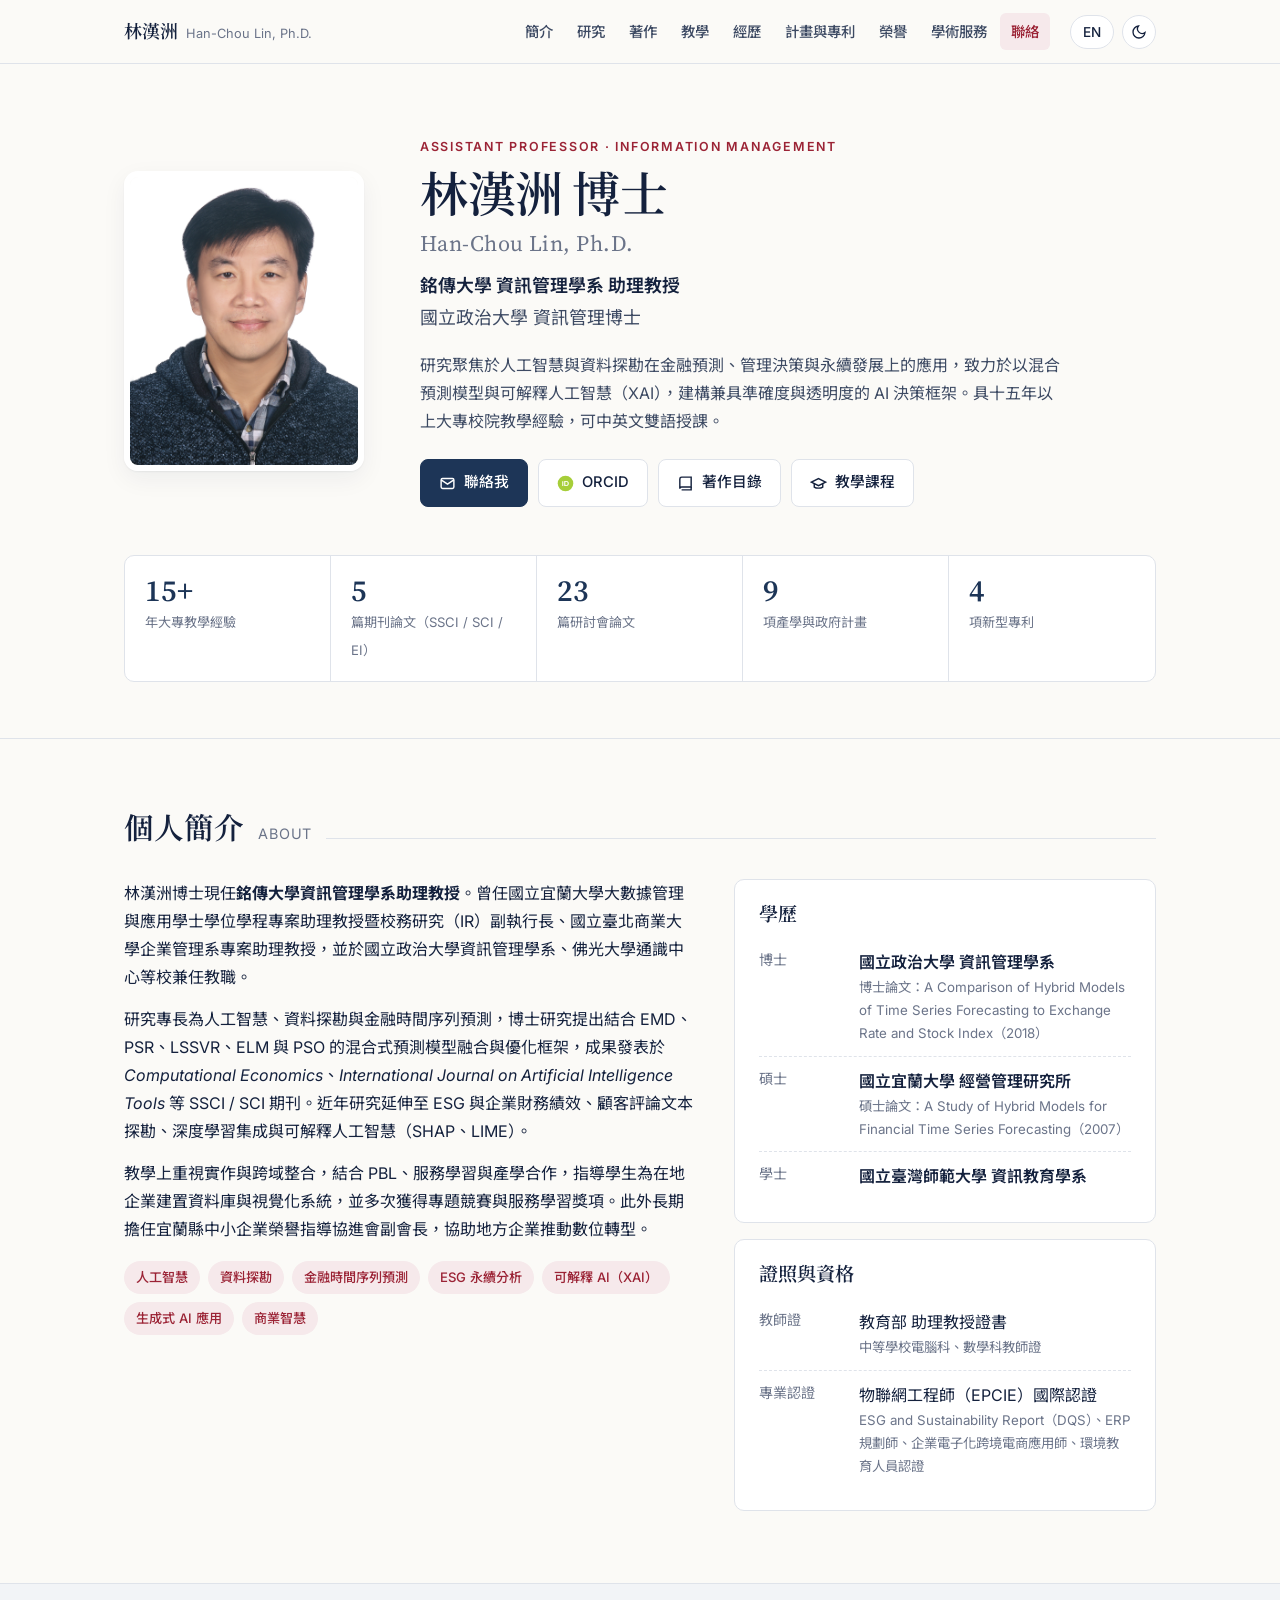
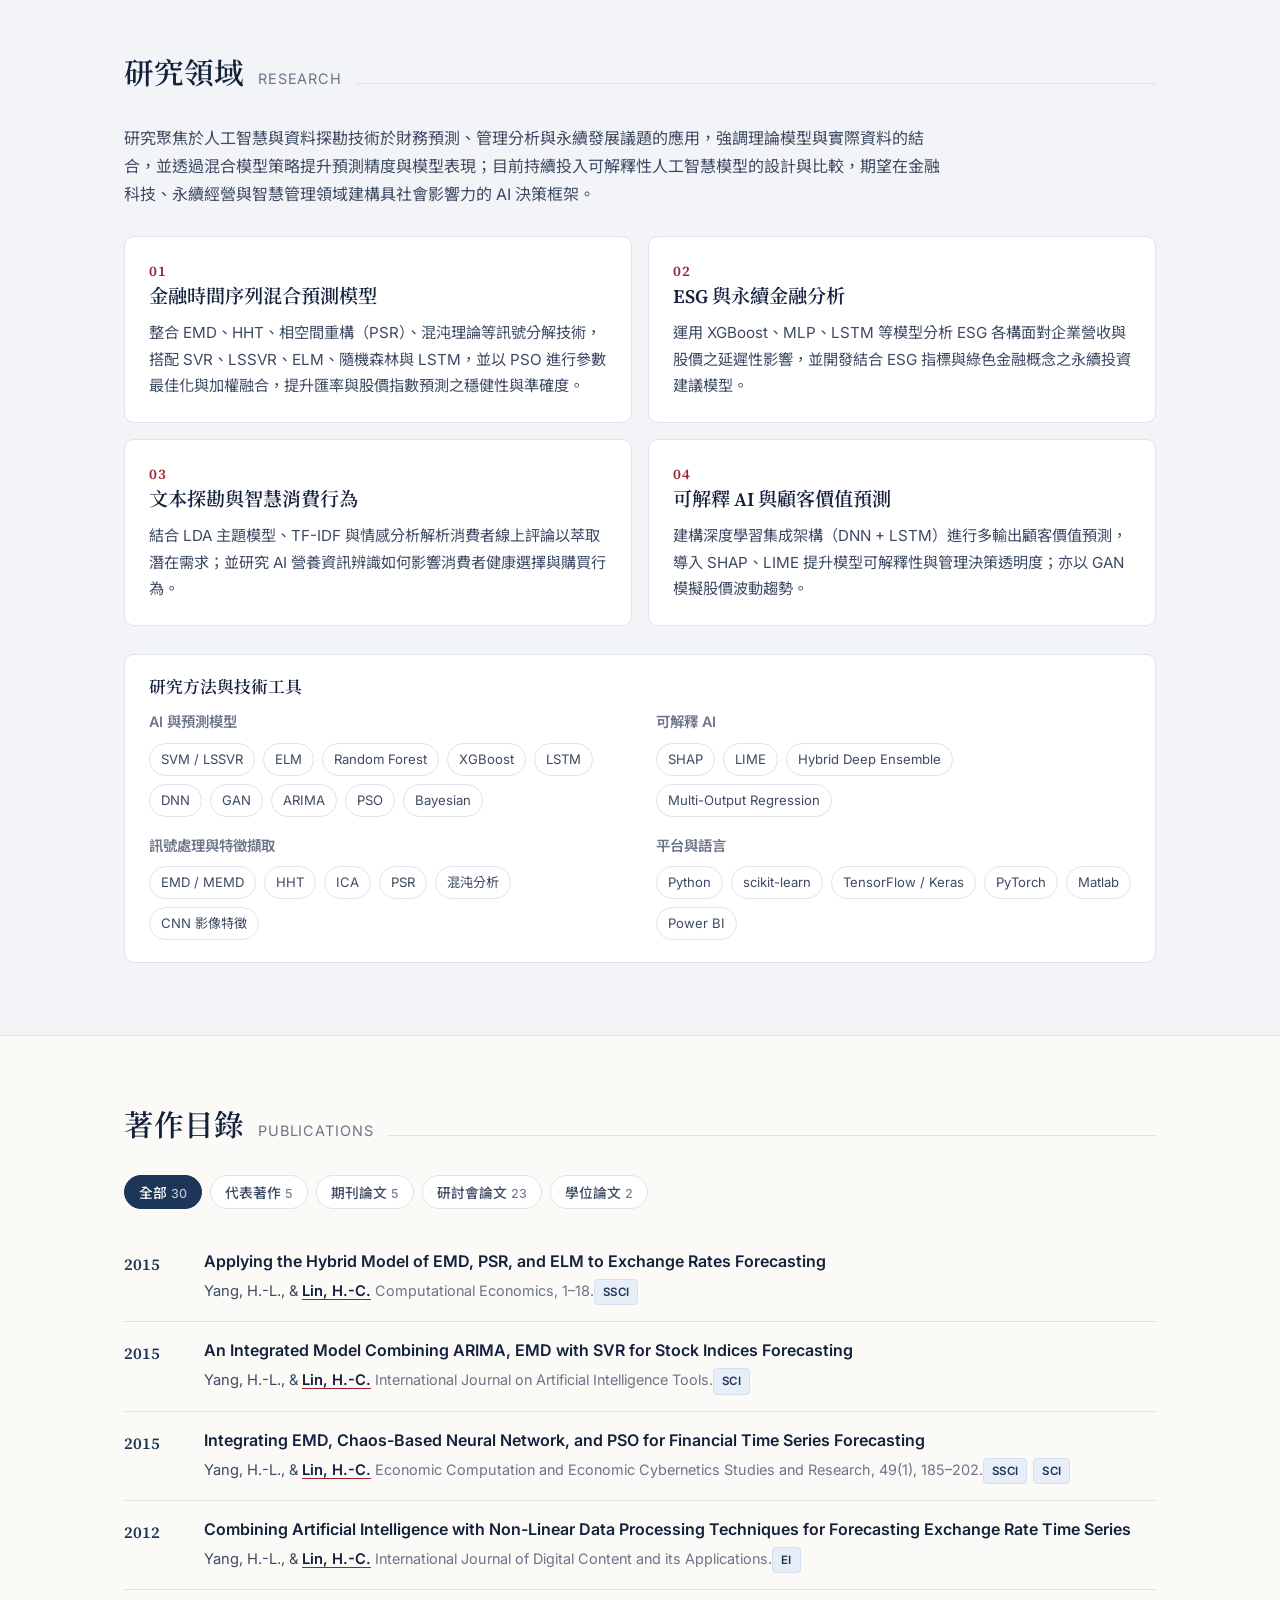
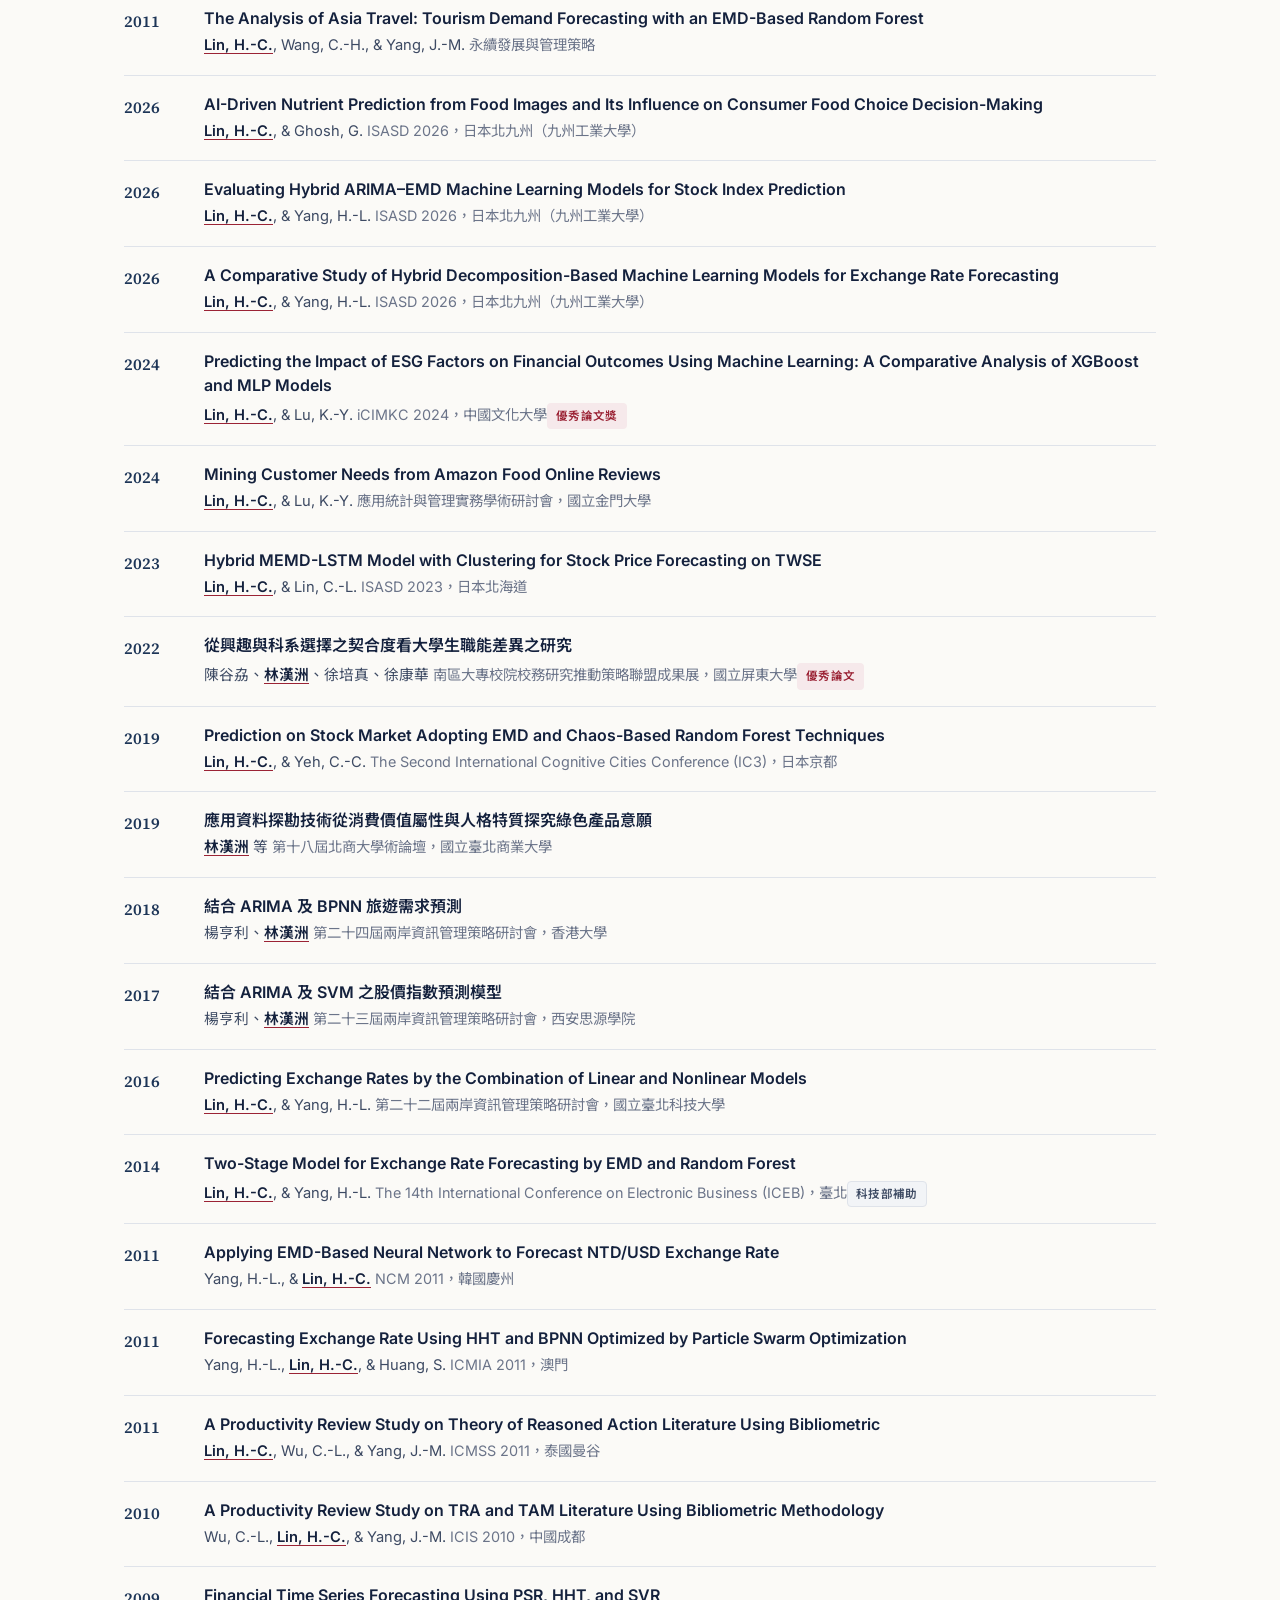
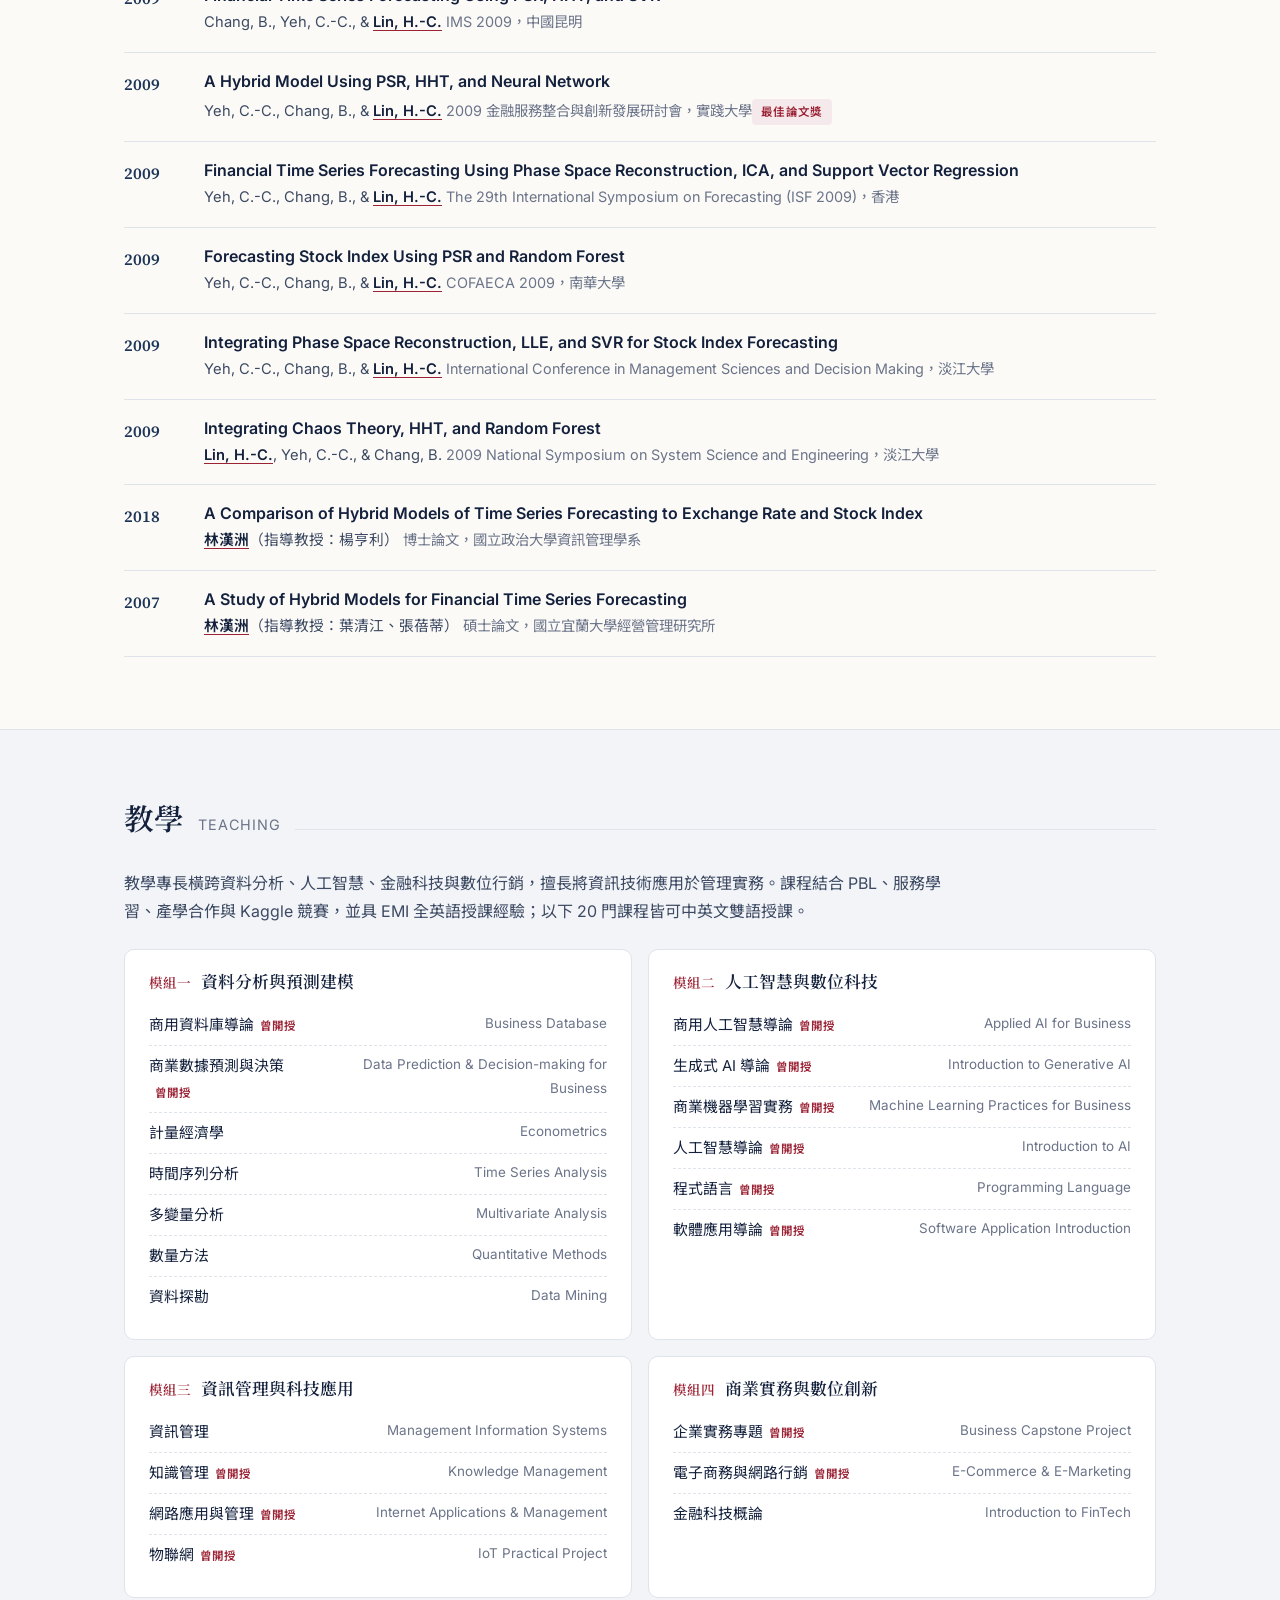
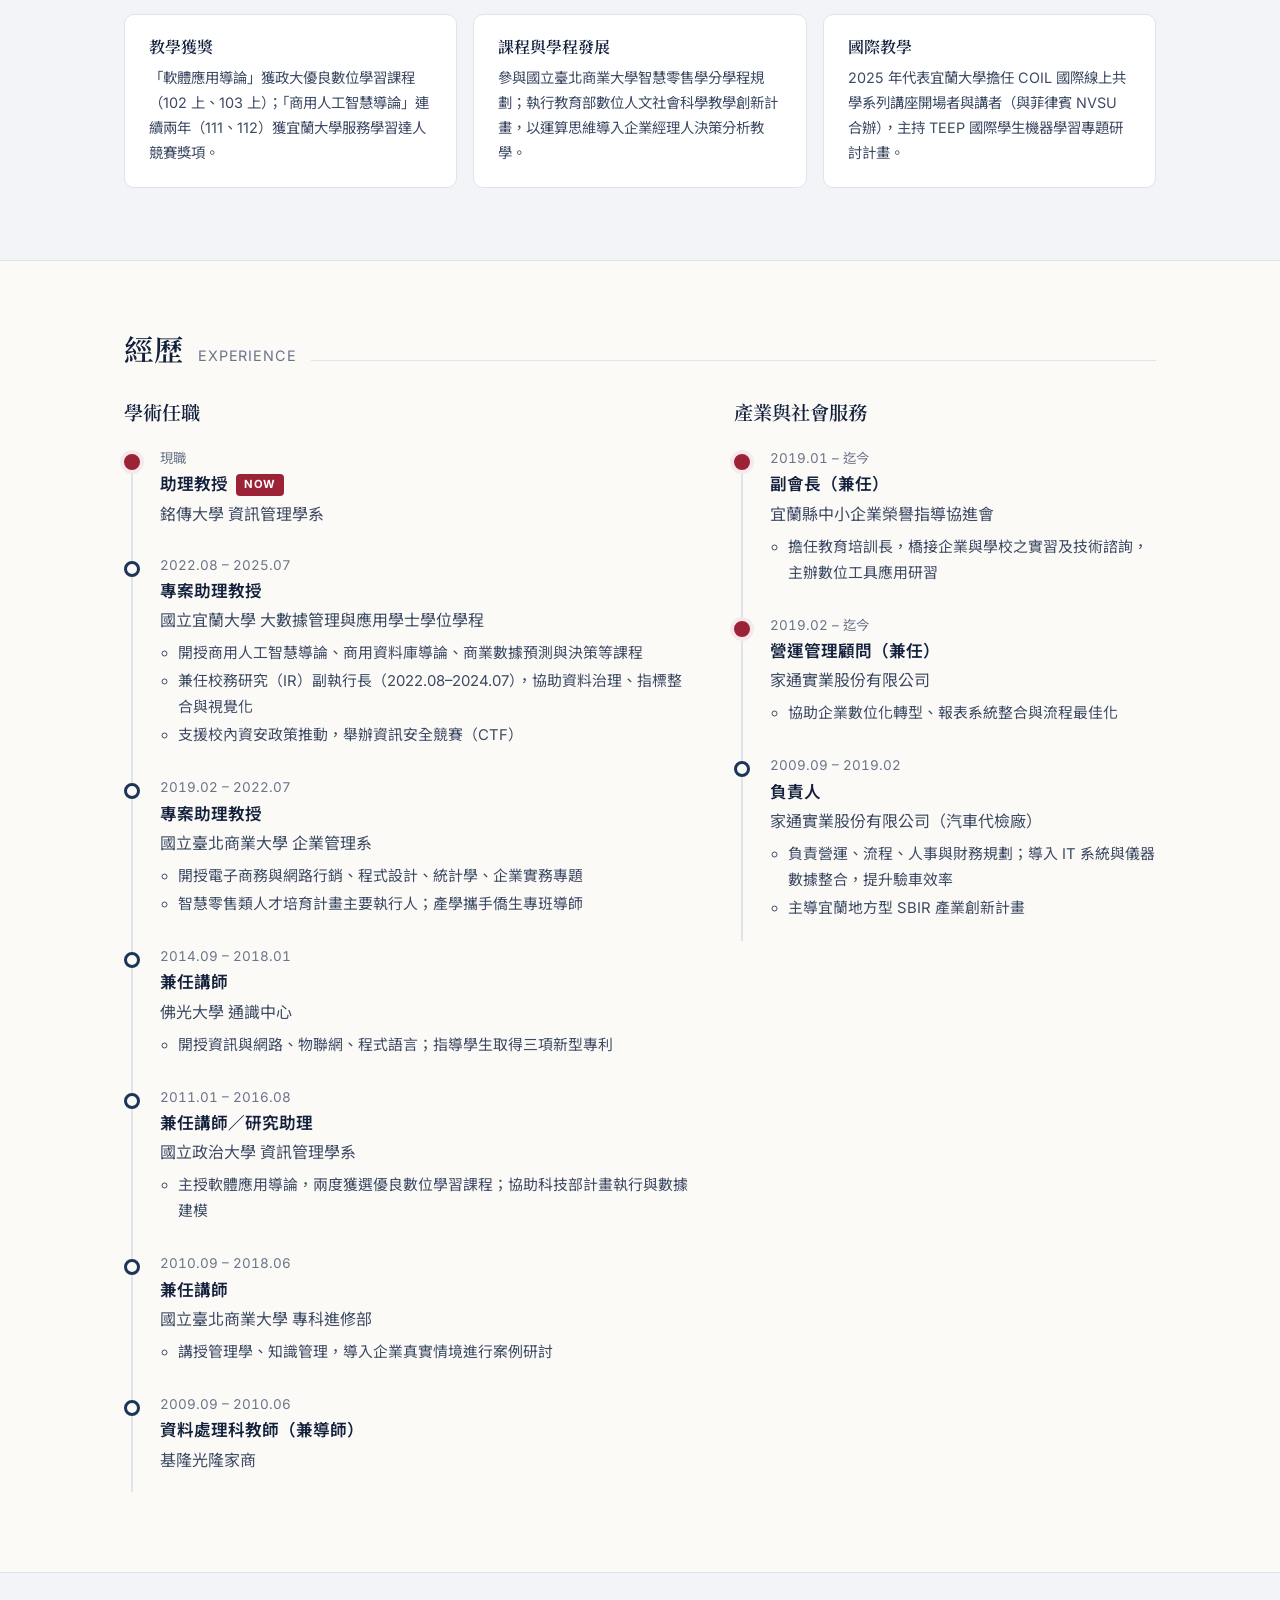
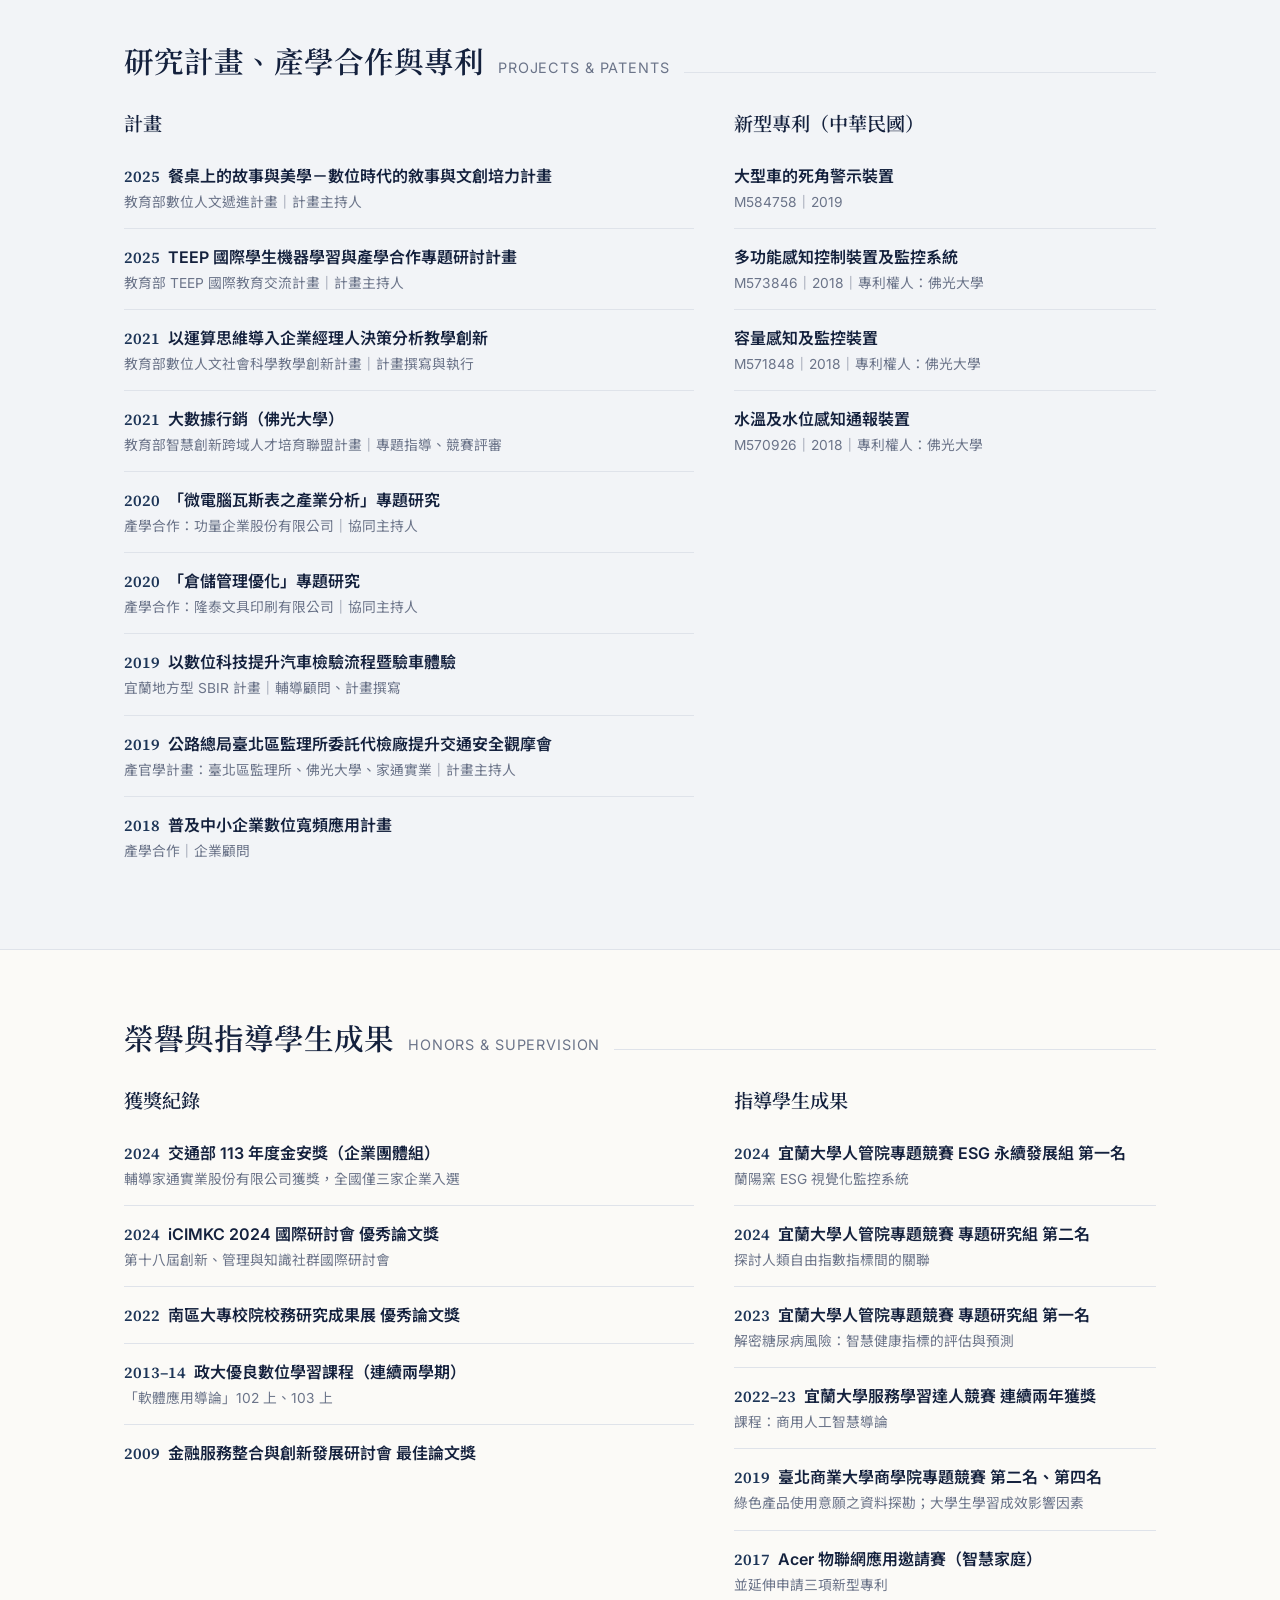
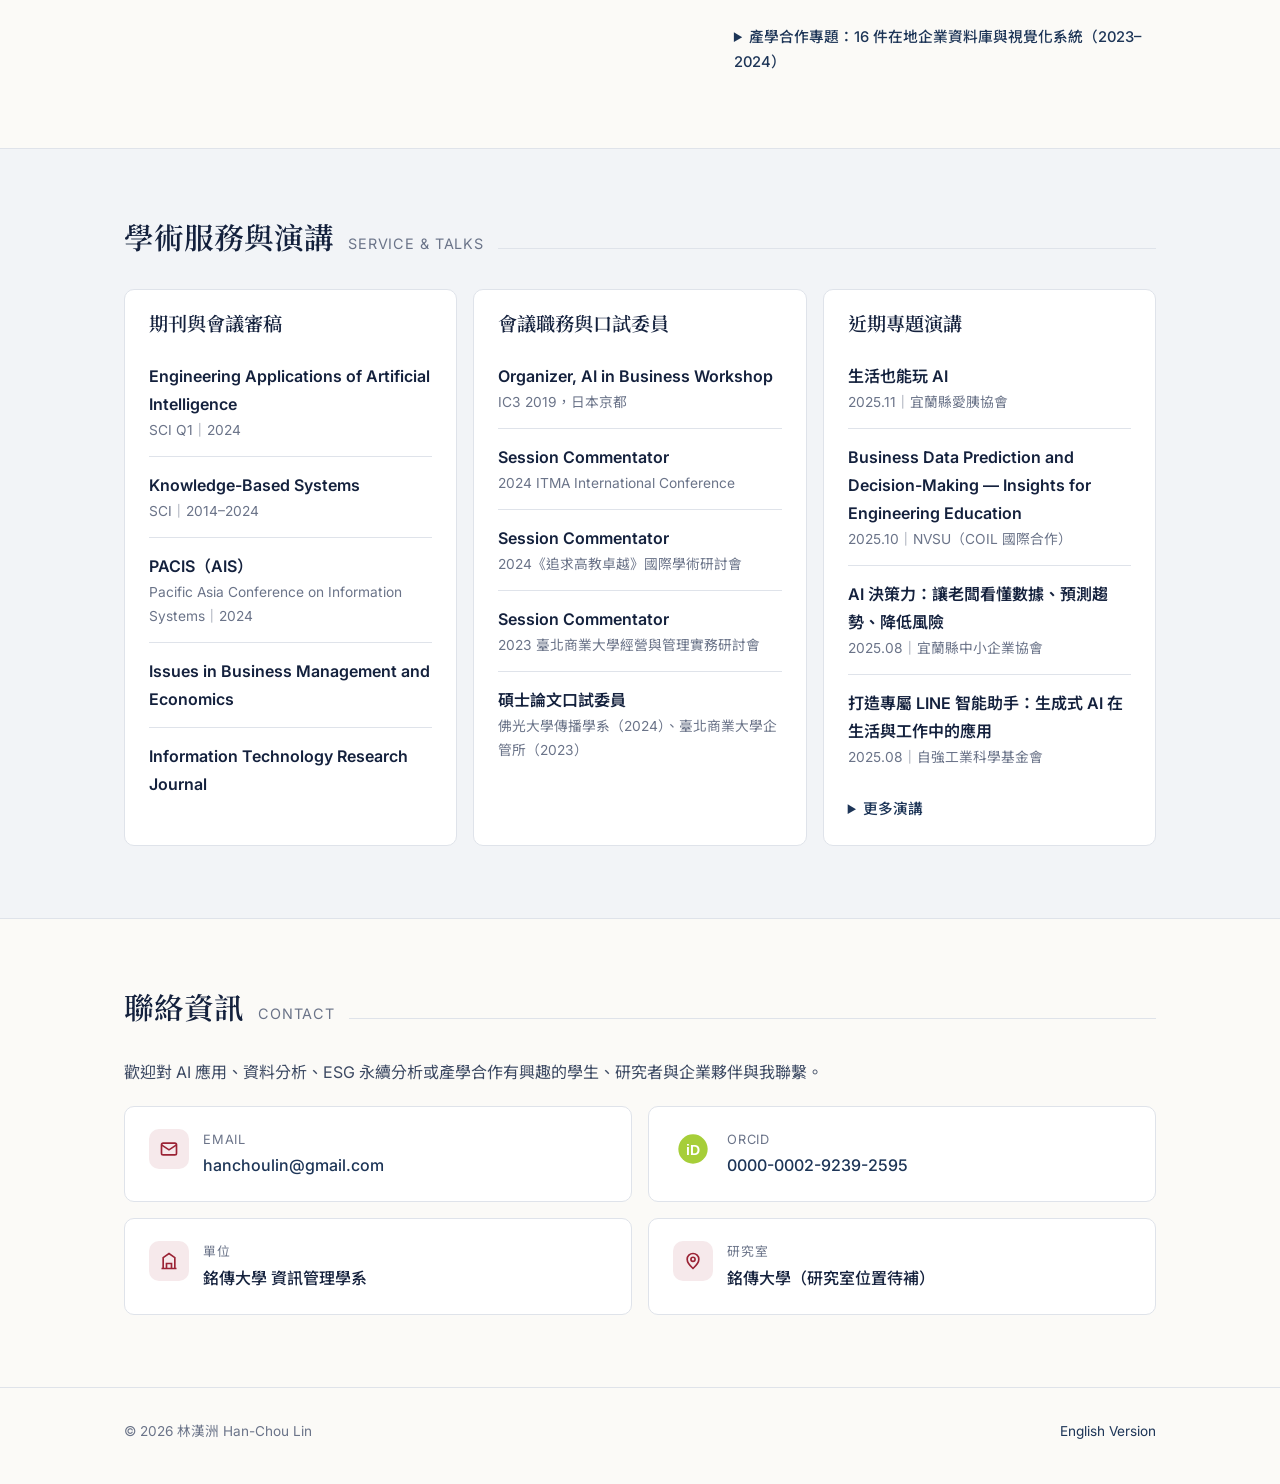
<file: index.html>
<!DOCTYPE html>
<html lang="zh-Hant-TW">
<head>
  <meta charset="UTF-8">
  <meta name="viewport" content="width=device-width, initial-scale=1">
  <title>林漢洲 博士｜銘傳大學資訊管理學系 助理教授</title>
  <meta name="description" content="林漢洲，銘傳大學資訊管理學系助理教授。研究領域：人工智慧、資料探勘、金融時間序列預測、ESG 永續分析與可解釋人工智慧（XAI）。">
  <meta name="author" content="林漢洲 Han-Chou Lin">
  <link rel="alternate" hreflang="zh-Hant-TW" href="./">
  <link rel="alternate" hreflang="en" href="./en/">
  <meta property="og:type" content="profile">
  <meta property="og:title" content="林漢洲 博士｜銘傳大學資訊管理學系 助理教授">
  <meta property="og:description" content="人工智慧 × 資料探勘 × 金融預測 × ESG 永續分析">
  <meta property="og:image" content="assets/img/profile.jpg">
  <link rel="icon" href="assets/img/favicon.svg" type="image/svg+xml">
  <link rel="preconnect" href="https://fonts.googleapis.com">
  <link rel="preconnect" href="https://fonts.gstatic.com" crossorigin>
  <link href="https://fonts.googleapis.com/css2?family=Inter:wght@400;500;600&family=Noto+Sans+TC:wght@400;500;700&family=Noto+Serif+TC:wght@500;600;700&family=Source+Serif+4:opsz,wght@8..60,500;8..60,600&display=swap" rel="stylesheet">
  <link rel="stylesheet" href="assets/css/style.css">
  <script>try{var t=localStorage.getItem('theme');if(t)document.documentElement.setAttribute('data-theme',t)}catch(e){}</script>
  <script type="application/ld+json">
  {
    "@context": "https://schema.org",
    "@type": "Person",
    "name": "林漢洲",
    "alternateName": "Han-Chou Lin",
    "jobTitle": "助理教授",
    "worksFor": { "@type": "CollegeOrUniversity", "name": "銘傳大學 資訊管理學系" },
    "alumniOf": [
      { "@type": "CollegeOrUniversity", "name": "國立政治大學" },
      { "@type": "CollegeOrUniversity", "name": "國立宜蘭大學" },
      { "@type": "CollegeOrUniversity", "name": "國立臺灣師範大學" }
    ],
    "email": "mailto:hanchoulin@gmail.com",
    "sameAs": ["https://orcid.org/0000-0002-9239-2595"],
    "knowsAbout": ["人工智慧", "資料探勘", "金融時間序列預測", "ESG", "可解釋人工智慧"]
  }
  </script>
</head>
<body>

<nav class="nav" aria-label="主選單">
  <div class="container">
    <a class="brand" href="#top">林漢洲<small>Han-Chou Lin, Ph.D.</small></a>
    <ul class="nav-links" id="navLinks">
      <li><a href="#about">簡介</a></li>
      <li><a href="#research">研究</a></li>
      <li><a href="#publications">著作</a></li>
      <li><a href="#teaching">教學</a></li>
      <li><a href="#experience">經歷</a></li>
      <li><a href="#projects">計畫與專利</a></li>
      <li><a href="#honors">榮譽</a></li>
      <li><a href="#service">學術服務</a></li>
      <li><a href="#contact">聯絡</a></li>
    </ul>
    <div class="nav-tools">
      <a class="lang-switch" href="en/" hreflang="en" lang="en" title="Switch to English">EN</a>
      <button class="icon-btn" id="themeToggle" aria-label="切換深色/淺色模式">
        <svg width="16" height="16" viewBox="0 0 24 24" fill="none" stroke="currentColor" stroke-width="2"><path d="M21 12.8A9 9 0 1 1 11.2 3a7 7 0 0 0 9.8 9.8z"/></svg>
      </button>
      <button class="icon-btn menu-btn" id="menuBtn" aria-label="開啟選單" aria-expanded="false" aria-controls="navLinks">
        <svg width="18" height="18" viewBox="0 0 24 24" fill="none" stroke="currentColor" stroke-width="2"><path d="M3 6h18M3 12h18M3 18h18"/></svg>
      </button>
    </div>
  </div>
</nav>

<header class="hero" id="top">
  <div class="container">
    <div class="hero-grid">
      <img class="portrait" src="assets/img/profile.jpg" alt="林漢洲 博士照片" width="480" height="630">
      <div>
        <p class="eyebrow">Assistant Professor · Information Management</p>
        <h1>林漢洲 博士<span class="alt">Han-Chou Lin, Ph.D.</span></h1>
        <p class="title"><strong>銘傳大學 資訊管理學系 助理教授</strong><br>國立政治大學 資訊管理博士</p>
        <p class="lede">研究聚焦於人工智慧與資料探勘在金融預測、管理決策與永續發展上的應用，致力於以混合預測模型與可解釋人工智慧（XAI），建構兼具準確度與透明度的 AI 決策框架。具十五年以上大專校院教學經驗，可中英文雙語授課。</p>
        <div class="btn-row">
          <a class="btn primary" href="mailto:hanchoulin@gmail.com">
            <svg viewBox="0 0 24 24" fill="none" stroke="currentColor" stroke-width="2"><rect x="3" y="5" width="18" height="14" rx="2"/><path d="m3 7 9 6 9-6"/></svg>聯絡我
          </a>
          <a class="btn orcid" href="https://orcid.org/0000-0002-9239-2595" target="_blank" rel="noopener"><svg viewBox="0 0 24 24" aria-hidden="true"><circle cx="12" cy="12" r="11" fill="#A6CE39"/><text x="12" y="16.2" text-anchor="middle" font-family="Arial, sans-serif" font-size="10.5" font-weight="700" fill="#fff">iD</text></svg>ORCID</a>
          <a class="btn" href="#publications">
            <svg viewBox="0 0 24 24" fill="none" stroke="currentColor" stroke-width="2"><path d="M4 19.5A2.5 2.5 0 0 1 6.5 17H20V3H6.5A2.5 2.5 0 0 0 4 5.5v14z"/><path d="M20 17v4H6.5"/></svg>著作目錄
          </a>
          <a class="btn" href="#teaching">
            <svg viewBox="0 0 24 24" fill="none" stroke="currentColor" stroke-width="2"><path d="M22 10 12 5 2 10l10 5 10-5z"/><path d="M6 12v5c3 2 9 2 12 0v-5"/></svg>教學課程
          </a>
        </div>
      </div>
    </div>

    <div class="stats" role="list">
      <div class="stat" role="listitem"><b>15+</b><span>年大專教學經驗</span></div>
      <div class="stat" role="listitem"><b>5</b><span>篇期刊論文（SSCI / SCI / EI）</span></div>
      <div class="stat" role="listitem"><b>23</b><span>篇研討會論文</span></div>
      <div class="stat" role="listitem"><b>9</b><span>項產學與政府計畫</span></div>
      <div class="stat" role="listitem"><b>4</b><span>項新型專利</span></div>
    </div>
  </div>
</header>

<main>

<!-- ============ 簡介 ============ -->
<section class="block" id="about">
  <div class="container">
    <div class="section-head reveal"><h2>個人簡介</h2><span class="sub">About</span></div>
    <div class="two-col">
      <div class="reveal">
        <p>林漢洲博士現任<strong>銘傳大學資訊管理學系助理教授</strong>。曾任國立宜蘭大學大數據管理與應用學士學位學程專案助理教授暨校務研究（IR）副執行長、國立臺北商業大學企業管理系專案助理教授，並於國立政治大學資訊管理學系、佛光大學通識中心等校兼任教職。</p>
        <p>研究專長為人工智慧、資料探勘與金融時間序列預測，博士研究提出結合 EMD、PSR、LSSVR、ELM 與 PSO 的混合式預測模型融合與優化框架，成果發表於 <em>Computational Economics</em>、<em>International Journal on Artificial Intelligence Tools</em> 等 SSCI / SCI 期刊。近年研究延伸至 ESG 與企業財務績效、顧客評論文本探勘、深度學習集成與可解釋人工智慧（SHAP、LIME）。</p>
        <p>教學上重視實作與跨域整合，結合 PBL、服務學習與產學合作，指導學生為在地企業建置資料庫與視覺化系統，並多次獲得專題競賽與服務學習獎項。此外長期擔任宜蘭縣中小企業榮譽指導協進會副會長，協助地方企業推動數位轉型。</p>
        <ul class="tags accent" style="margin-top:18px">
          <li>人工智慧</li><li>資料探勘</li><li>金融時間序列預測</li><li>ESG 永續分析</li><li>可解釋 AI（XAI）</li><li>生成式 AI 應用</li><li>商業智慧</li>
        </ul>
      </div>
      <div class="reveal">
        <div class="card">
          <h3>學歷</h3>
          <ul class="kv">
            <li><span class="k">博士</span><span class="v"><b>國立政治大學 資訊管理學系</b><small>博士論文：A Comparison of Hybrid Models of Time Series Forecasting to Exchange Rate and Stock Index（2018）</small></span></li>
            <li><span class="k">碩士</span><span class="v"><b>國立宜蘭大學 經營管理研究所</b><small>碩士論文：A Study of Hybrid Models for Financial Time Series Forecasting（2007）</small></span></li>
            <li><span class="k">學士</span><span class="v"><b>國立臺灣師範大學 資訊教育學系</b></span></li>
          </ul>
        </div>
        <div class="card">
          <h3>證照與資格</h3>
          <ul class="kv">
            <li><span class="k">教師證</span><span class="v">教育部 助理教授證書<small>中等學校電腦科、數學科教師證</small></span></li>
            <li><span class="k">專業認證</span><span class="v">物聯網工程師（EPCIE）國際認證<small>ESG and Sustainability Report（DQS）、ERP 規劃師、企業電子化跨境電商應用師、環境教育人員認證</small></span></li>
          </ul>
        </div>
      </div>
    </div>
  </div>
</section>

<!-- ============ 研究 ============ -->
<section class="block" id="research">
  <div class="container">
    <div class="section-head reveal"><h2>研究領域</h2><span class="sub">Research</span></div>
    <p class="reveal" style="max-width:820px;color:var(--ink-soft)">研究聚焦於人工智慧與資料探勘技術於財務預測、管理分析與永續發展議題的應用，強調理論模型與實際資料的結合，並透過混合模型策略提升預測精度與模型表現；目前持續投入可解釋性人工智慧模型的設計與比較，期望在金融科技、永續經營與智慧管理領域建構具社會影響力的 AI 決策框架。</p>
    <div class="research-grid" style="margin-top:28px">
      <article class="r-card reveal">
        <div class="num">01</div>
        <h3>金融時間序列混合預測模型</h3>
        <p>整合 EMD、HHT、相空間重構（PSR）、混沌理論等訊號分解技術，搭配 SVR、LSSVR、ELM、隨機森林與 LSTM，並以 PSO 進行參數最佳化與加權融合，提升匯率與股價指數預測之穩健性與準確度。</p>
      </article>
      <article class="r-card reveal">
        <div class="num">02</div>
        <h3>ESG 與永續金融分析</h3>
        <p>運用 XGBoost、MLP、LSTM 等模型分析 ESG 各構面對企業營收與股價之延遲性影響，並開發結合 ESG 指標與綠色金融概念之永續投資建議模型。</p>
      </article>
      <article class="r-card reveal">
        <div class="num">03</div>
        <h3>文本探勘與智慧消費行為</h3>
        <p>結合 LDA 主題模型、TF-IDF 與情感分析解析消費者線上評論以萃取潛在需求；並研究 AI 營養資訊辨識如何影響消費者健康選擇與購買行為。</p>
      </article>
      <article class="r-card reveal">
        <div class="num">04</div>
        <h3>可解釋 AI 與顧客價值預測</h3>
        <p>建構深度學習集成架構（DNN + LSTM）進行多輸出顧客價值預測，導入 SHAP、LIME 提升模型可解釋性與管理決策透明度；亦以 GAN 模擬股價波動趨勢。</p>
      </article>
    </div>

    <div class="card methods reveal">
      <h3 style="margin-top:0">研究方法與技術工具</h3>
      <div class="methods-grid">
        <div><h4>AI 與預測模型</h4><ul class="tags"><li>SVM / LSSVR</li><li>ELM</li><li>Random Forest</li><li>XGBoost</li><li>LSTM</li><li>DNN</li><li>GAN</li><li>ARIMA</li><li>PSO</li><li>Bayesian</li></ul></div>
        <div><h4>可解釋 AI</h4><ul class="tags"><li>SHAP</li><li>LIME</li><li>Hybrid Deep Ensemble</li><li>Multi-Output Regression</li></ul></div>
        <div><h4>訊號處理與特徵擷取</h4><ul class="tags"><li>EMD / MEMD</li><li>HHT</li><li>ICA</li><li>PSR</li><li>混沌分析</li><li>CNN 影像特徵</li></ul></div>
        <div><h4>平台與語言</h4><ul class="tags"><li>Python</li><li>scikit-learn</li><li>TensorFlow / Keras</li><li>PyTorch</li><li>Matlab</li><li>Power BI</li></ul></div>
      </div>
    </div>
  </div>
</section>

<!-- ============ 著作 ============ -->
<section class="block" id="publications">
  <div class="container">
    <div class="section-head reveal"><h2>著作目錄</h2><span class="sub">Publications</span></div>

    <div class="pub-toolbar" role="toolbar" aria-label="著作篩選">
      <button class="chip" data-filter="all" aria-pressed="true">全部<span class="count"></span></button>
      <button class="chip" data-filter="selected" aria-pressed="false">代表著作<span class="count"></span></button>
      <button class="chip" data-filter="journal" aria-pressed="false">期刊論文<span class="count"></span></button>
      <button class="chip" data-filter="conference" aria-pressed="false">研討會論文<span class="count"></span></button>
      <button class="chip" data-filter="thesis" aria-pressed="false">學位論文<span class="count"></span></button>
    </div>

    <ol class="pub-list">
      <!-- Journal -->
      <li class="pub" data-type="journal selected"><span class="yr">2015</span><div><span class="t">Applying the Hybrid Model of EMD, PSR, and ELM to Exchange Rates Forecasting</span><span class="a">Yang, H.-L., &amp; <span class="me">Lin, H.-C.</span></span> <span class="v">Computational Economics, 1–18.</span><div class="badges"><span class="badge idx">SSCI</span></div></div></li>
      <li class="pub" data-type="journal selected"><span class="yr">2015</span><div><span class="t">An Integrated Model Combining ARIMA, EMD with SVR for Stock Indices Forecasting</span><span class="a">Yang, H.-L., &amp; <span class="me">Lin, H.-C.</span></span> <span class="v">International Journal on Artificial Intelligence Tools.</span><div class="badges"><span class="badge idx">SCI</span></div></div></li>
      <li class="pub" data-type="journal"><span class="yr">2015</span><div><span class="t">Integrating EMD, Chaos-Based Neural Network, and PSO for Financial Time Series Forecasting</span><span class="a">Yang, H.-L., &amp; <span class="me">Lin, H.-C.</span></span> <span class="v">Economic Computation and Economic Cybernetics Studies and Research, 49(1), 185–202.</span><div class="badges"><span class="badge idx">SSCI</span><span class="badge idx">SCI</span></div></div></li>
      <li class="pub" data-type="journal"><span class="yr">2012</span><div><span class="t">Combining Artificial Intelligence with Non-Linear Data Processing Techniques for Forecasting Exchange Rate Time Series</span><span class="a">Yang, H.-L., &amp; <span class="me">Lin, H.-C.</span></span> <span class="v">International Journal of Digital Content and its Applications.</span><div class="badges"><span class="badge idx">EI</span></div></div></li>
      <li class="pub" data-type="journal"><span class="yr">2011</span><div><span class="t">The Analysis of Asia Travel: Tourism Demand Forecasting with an EMD-Based Random Forest</span><span class="a"><span class="me">Lin, H.-C.</span>, Wang, C.-H., &amp; Yang, J.-M.</span> <span class="v">永續發展與管理策略</span></div></li>

      <!-- Conference -->
      <!-- ISASD 2026 (Jul 15–17, 2026) -->
      <li class="pub" data-type="conference"><span class="yr">2026</span><div><span class="t">AI-Driven Nutrient Prediction from Food Images and Its Influence on Consumer Food Choice Decision-Making</span><span class="a"><span class="me">Lin, H.-C.</span>, &amp; Ghosh, G.</span> <span class="v">ISASD 2026，日本北九州（九州工業大學）</span></div></li>
      <li class="pub" data-type="conference"><span class="yr">2026</span><div><span class="t">Evaluating Hybrid ARIMA–EMD Machine Learning Models for Stock Index Prediction</span><span class="a"><span class="me">Lin, H.-C.</span>, &amp; Yang, H.-L.</span> <span class="v">ISASD 2026，日本北九州（九州工業大學）</span></div></li>
      <li class="pub" data-type="conference"><span class="yr">2026</span><div><span class="t">A Comparative Study of Hybrid Decomposition-Based Machine Learning Models for Exchange Rate Forecasting</span><span class="a"><span class="me">Lin, H.-C.</span>, &amp; Yang, H.-L.</span> <span class="v">ISASD 2026，日本北九州（九州工業大學）</span></div></li>
      <li class="pub" data-type="conference selected"><span class="yr">2024</span><div><span class="t">Predicting the Impact of ESG Factors on Financial Outcomes Using Machine Learning: A Comparative Analysis of XGBoost and MLP Models</span><span class="a"><span class="me">Lin, H.-C.</span>, &amp; Lu, K.-Y.</span> <span class="v">iCIMKC 2024，中國文化大學</span><div class="badges"><span class="badge award">優秀論文獎</span></div></div></li>
      <li class="pub" data-type="conference"><span class="yr">2024</span><div><span class="t">Mining Customer Needs from Amazon Food Online Reviews</span><span class="a"><span class="me">Lin, H.-C.</span>, &amp; Lu, K.-Y.</span> <span class="v">應用統計與管理實務學術研討會，國立金門大學</span></div></li>
      <li class="pub" data-type="conference"><span class="yr">2023</span><div><span class="t">Hybrid MEMD-LSTM Model with Clustering for Stock Price Forecasting on TWSE</span><span class="a"><span class="me">Lin, H.-C.</span>, &amp; Lin, C.-L.</span> <span class="v">ISASD 2023，日本北海道</span></div></li>
      <li class="pub" data-type="conference"><span class="yr">2022</span><div><span class="t">從興趣與科系選擇之契合度看大學生職能差異之研究</span><span class="a">陳谷劦、<span class="me">林漢洲</span>、徐培真、徐康華</span> <span class="v">南區大專校院校務研究推動策略聯盟成果展，國立屏東大學</span><div class="badges"><span class="badge award">優秀論文</span></div></div></li>
      <li class="pub" data-type="conference selected"><span class="yr">2019</span><div><span class="t">Prediction on Stock Market Adopting EMD and Chaos-Based Random Forest Techniques</span><span class="a"><span class="me">Lin, H.-C.</span>, &amp; Yeh, C.-C.</span> <span class="v">The Second International Cognitive Cities Conference (IC3)，日本京都</span></div></li>
      <li class="pub" data-type="conference"><span class="yr">2019</span><div><span class="t">應用資料探勘技術從消費價值屬性與人格特質探究綠色產品意願</span><span class="a"><span class="me">林漢洲</span> 等</span> <span class="v">第十八屆北商大學術論壇，國立臺北商業大學</span></div></li>
      <li class="pub" data-type="conference"><span class="yr">2018</span><div><span class="t">結合 ARIMA 及 BPNN 旅遊需求預測</span><span class="a">楊亨利、<span class="me">林漢洲</span></span> <span class="v">第二十四屆兩岸資訊管理策略研討會，香港大學</span></div></li>
      <li class="pub" data-type="conference"><span class="yr">2017</span><div><span class="t">結合 ARIMA 及 SVM 之股價指數預測模型</span><span class="a">楊亨利、<span class="me">林漢洲</span></span> <span class="v">第二十三屆兩岸資訊管理策略研討會，西安思源學院</span></div></li>
      <li class="pub" data-type="conference"><span class="yr">2016</span><div><span class="t">Predicting Exchange Rates by the Combination of Linear and Nonlinear Models</span><span class="a"><span class="me">Lin, H.-C.</span>, &amp; Yang, H.-L.</span> <span class="v">第二十二屆兩岸資訊管理策略研討會，國立臺北科技大學</span></div></li>
      <li class="pub" data-type="conference"><span class="yr">2014</span><div><span class="t">Two-Stage Model for Exchange Rate Forecasting by EMD and Random Forest</span><span class="a"><span class="me">Lin, H.-C.</span>, &amp; Yang, H.-L.</span> <span class="v">The 14th International Conference on Electronic Business (ICEB)，臺北</span><div class="badges"><span class="badge">科技部補助</span></div></div></li>
      <li class="pub" data-type="conference"><span class="yr">2011</span><div><span class="t">Applying EMD-Based Neural Network to Forecast NTD/USD Exchange Rate</span><span class="a">Yang, H.-L., &amp; <span class="me">Lin, H.-C.</span></span> <span class="v">NCM 2011，韓國慶州</span></div></li>
      <li class="pub" data-type="conference"><span class="yr">2011</span><div><span class="t">Forecasting Exchange Rate Using HHT and BPNN Optimized by Particle Swarm Optimization</span><span class="a">Yang, H.-L., <span class="me">Lin, H.-C.</span>, &amp; Huang, S.</span> <span class="v">ICMIA 2011，澳門</span></div></li>
      <li class="pub" data-type="conference"><span class="yr">2011</span><div><span class="t">A Productivity Review Study on Theory of Reasoned Action Literature Using Bibliometric</span><span class="a"><span class="me">Lin, H.-C.</span>, Wu, C.-L., &amp; Yang, J.-M.</span> <span class="v">ICMSS 2011，泰國曼谷</span></div></li>
      <li class="pub" data-type="conference"><span class="yr">2010</span><div><span class="t">A Productivity Review Study on TRA and TAM Literature Using Bibliometric Methodology</span><span class="a">Wu, C.-L., <span class="me">Lin, H.-C.</span>, &amp; Yang, J.-M.</span> <span class="v">ICIS 2010，中國成都</span></div></li>
      <li class="pub" data-type="conference"><span class="yr">2009</span><div><span class="t">Financial Time Series Forecasting Using PSR, HHT, and SVR</span><span class="a">Chang, B., Yeh, C.-C., &amp; <span class="me">Lin, H.-C.</span></span> <span class="v">IMS 2009，中國昆明</span></div></li>
      <li class="pub" data-type="conference"><span class="yr">2009</span><div><span class="t">A Hybrid Model Using PSR, HHT, and Neural Network</span><span class="a">Yeh, C.-C., Chang, B., &amp; <span class="me">Lin, H.-C.</span></span> <span class="v">2009 金融服務整合與創新發展研討會，實踐大學</span><div class="badges"><span class="badge award">最佳論文獎</span></div></div></li>
      <li class="pub" data-type="conference selected"><span class="yr">2009</span><div><span class="t">Financial Time Series Forecasting Using Phase Space Reconstruction, ICA, and Support Vector Regression</span><span class="a">Yeh, C.-C., Chang, B., &amp; <span class="me">Lin, H.-C.</span></span> <span class="v">The 29th International Symposium on Forecasting (ISF 2009)，香港</span></div></li>
      <li class="pub" data-type="conference"><span class="yr">2009</span><div><span class="t">Forecasting Stock Index Using PSR and Random Forest</span><span class="a">Yeh, C.-C., Chang, B., &amp; <span class="me">Lin, H.-C.</span></span> <span class="v">COFAECA 2009，南華大學</span></div></li>
      <li class="pub" data-type="conference"><span class="yr">2009</span><div><span class="t">Integrating Phase Space Reconstruction, LLE, and SVR for Stock Index Forecasting</span><span class="a">Yeh, C.-C., Chang, B., &amp; <span class="me">Lin, H.-C.</span></span> <span class="v">International Conference in Management Sciences and Decision Making，淡江大學</span></div></li>
      <li class="pub" data-type="conference"><span class="yr">2009</span><div><span class="t">Integrating Chaos Theory, HHT, and Random Forest</span><span class="a"><span class="me">Lin, H.-C.</span>, Yeh, C.-C., &amp; Chang, B.</span> <span class="v">2009 National Symposium on System Science and Engineering，淡江大學</span></div></li>

      <!-- Thesis -->
      <li class="pub" data-type="thesis"><span class="yr">2018</span><div><span class="t">A Comparison of Hybrid Models of Time Series Forecasting to Exchange Rate and Stock Index</span><span class="a"><span class="me">林漢洲</span>（指導教授：楊亨利）</span> <span class="v">博士論文，國立政治大學資訊管理學系</span></div></li>
      <li class="pub" data-type="thesis"><span class="yr">2007</span><div><span class="t">A Study of Hybrid Models for Financial Time Series Forecasting</span><span class="a"><span class="me">林漢洲</span>（指導教授：葉清江、張蓓蒂）</span> <span class="v">碩士論文，國立宜蘭大學經營管理研究所</span></div></li>
    </ol>
  </div>
</section>

<!-- ============ 教學 ============ -->
<section class="block" id="teaching">
  <div class="container">
    <div class="section-head reveal"><h2>教學</h2><span class="sub">Teaching</span></div>
    <p class="reveal" style="max-width:820px;color:var(--ink-soft)">教學專長橫跨資料分析、人工智慧、金融科技與數位行銷，擅長將資訊技術應用於管理實務。課程結合 PBL、服務學習、產學合作與 Kaggle 競賽，並具 EMI 全英語授課經驗；以下 20 門課程皆可中英文雙語授課。</p>
    <div class="modules" style="margin-top:24px">
      <div class="card module reveal">
        <h3><span class="n">模組一</span>資料分析與預測建模</h3>
        <ul class="course-list">
          <li><span>商用資料庫導論<span class="taught">曾開授</span></span><span class="en">Business Database</span></li>
          <li><span>商業數據預測與決策<span class="taught">曾開授</span></span><span class="en">Data Prediction &amp; Decision-making for Business</span></li>
          <li><span>計量經濟學</span><span class="en">Econometrics</span></li>
          <li><span>時間序列分析</span><span class="en">Time Series Analysis</span></li>
          <li><span>多變量分析</span><span class="en">Multivariate Analysis</span></li>
          <li><span>數量方法</span><span class="en">Quantitative Methods</span></li>
          <li><span>資料探勘</span><span class="en">Data Mining</span></li>
        </ul>
      </div>
      <div class="card module reveal">
        <h3><span class="n">模組二</span>人工智慧與數位科技</h3>
        <ul class="course-list">
          <li><span>商用人工智慧導論<span class="taught">曾開授</span></span><span class="en">Applied AI for Business</span></li>
          <li><span>生成式 AI 導論<span class="taught">曾開授</span></span><span class="en">Introduction to Generative AI</span></li>
          <li><span>商業機器學習實務<span class="taught">曾開授</span></span><span class="en">Machine Learning Practices for Business</span></li>
          <li><span>人工智慧導論<span class="taught">曾開授</span></span><span class="en">Introduction to AI</span></li>
          <li><span>程式語言<span class="taught">曾開授</span></span><span class="en">Programming Language</span></li>
          <li><span>軟體應用導論<span class="taught">曾開授</span></span><span class="en">Software Application Introduction</span></li>
        </ul>
      </div>
      <div class="card module reveal">
        <h3><span class="n">模組三</span>資訊管理與科技應用</h3>
        <ul class="course-list">
          <li><span>資訊管理</span><span class="en">Management Information Systems</span></li>
          <li><span>知識管理<span class="taught">曾開授</span></span><span class="en">Knowledge Management</span></li>
          <li><span>網路應用與管理<span class="taught">曾開授</span></span><span class="en">Internet Applications &amp; Management</span></li>
          <li><span>物聯網<span class="taught">曾開授</span></span><span class="en">IoT Practical Project</span></li>
        </ul>
      </div>
      <div class="card module reveal">
        <h3><span class="n">模組四</span>商業實務與數位創新</h3>
        <ul class="course-list">
          <li><span>企業實務專題<span class="taught">曾開授</span></span><span class="en">Business Capstone Project</span></li>
          <li><span>電子商務與網路行銷<span class="taught">曾開授</span></span><span class="en">E-Commerce &amp; E-Marketing</span></li>
          <li><span>金融科技概論</span><span class="en">Introduction to FinTech</span></li>
        </ul>
      </div>
    </div>

    <div class="grid-3" style="margin-top:16px">
      <div class="card mini reveal"><h3>教學獲獎</h3><p>「軟體應用導論」獲政大優良數位學習課程（102 上、103 上）；「商用人工智慧導論」連續兩年（111、112）獲宜蘭大學服務學習達人競賽獎項。</p></div>
      <div class="card mini reveal"><h3>課程與學程發展</h3><p>參與國立臺北商業大學智慧零售學分學程規劃；執行教育部數位人文社會科學教學創新計畫，以運算思維導入企業經理人決策分析教學。</p></div>
      <div class="card mini reveal"><h3>國際教學</h3><p>2025 年代表宜蘭大學擔任 COIL 國際線上共學系列講座開場者與講者（與菲律賓 NVSU 合辦），主持 TEEP 國際學生機器學習專題研討計畫。</p></div>
    </div>
  </div>
</section>

<!-- ============ 經歷 ============ -->
<section class="block" id="experience">
  <div class="container">
    <div class="section-head reveal"><h2>經歷</h2><span class="sub">Experience</span></div>
    <div class="two-col">
      <div class="reveal">
        <h3 style="margin-bottom:20px">學術任職</h3>
        <ol class="timeline">
          <li class="tl current">
            <div class="when">現職</div>
            <div class="role">助理教授<span class="now-pill">Now</span></div>
            <div class="org">銘傳大學 資訊管理學系</div>
          </li>
          <li class="tl">
            <div class="when">2022.08 – 2025.07</div>
            <div class="role">專案助理教授</div>
            <div class="org">國立宜蘭大學 大數據管理與應用學士學位學程</div>
            <ul>
              <li>開授商用人工智慧導論、商用資料庫導論、商業數據預測與決策等課程</li>
              <li>兼任校務研究（IR）副執行長（2022.08–2024.07），協助資料治理、指標整合與視覺化</li>
              <li>支援校內資安政策推動，舉辦資訊安全競賽（CTF）</li>
            </ul>
          </li>
          <li class="tl">
            <div class="when">2019.02 – 2022.07</div>
            <div class="role">專案助理教授</div>
            <div class="org">國立臺北商業大學 企業管理系</div>
            <ul>
              <li>開授電子商務與網路行銷、程式設計、統計學、企業實務專題</li>
              <li>智慧零售類人才培育計畫主要執行人；產學攜手僑生專班導師</li>
            </ul>
          </li>
          <li class="tl">
            <div class="when">2014.09 – 2018.01</div>
            <div class="role">兼任講師</div>
            <div class="org">佛光大學 通識中心</div>
            <ul><li>開授資訊與網路、物聯網、程式語言；指導學生取得三項新型專利</li></ul>
          </li>
          <li class="tl">
            <div class="when">2011.01 – 2016.08</div>
            <div class="role">兼任講師／研究助理</div>
            <div class="org">國立政治大學 資訊管理學系</div>
            <ul><li>主授軟體應用導論，兩度獲選優良數位學習課程；協助科技部計畫執行與數據建模</li></ul>
          </li>
          <li class="tl">
            <div class="when">2010.09 – 2018.06</div>
            <div class="role">兼任講師</div>
            <div class="org">國立臺北商業大學 專科進修部</div>
            <ul><li>講授管理學、知識管理，導入企業真實情境進行案例研討</li></ul>
          </li>
          <li class="tl">
            <div class="when">2009.09 – 2010.06</div>
            <div class="role">資料處理科教師（兼導師）</div>
            <div class="org">基隆光隆家商</div>
          </li>
        </ol>
      </div>
      <div class="reveal">
        <h3 style="margin-bottom:20px">產業與社會服務</h3>
        <ol class="timeline">
          <li class="tl current">
            <div class="when">2019.01 – 迄今</div>
            <div class="role">副會長（兼任）</div>
            <div class="org">宜蘭縣中小企業榮譽指導協進會</div>
            <ul><li>擔任教育培訓長，橋接企業與學校之實習及技術諮詢，主辦數位工具應用研習</li></ul>
          </li>
          <li class="tl current">
            <div class="when">2019.02 – 迄今</div>
            <div class="role">營運管理顧問（兼任）</div>
            <div class="org">家通實業股份有限公司</div>
            <ul><li>協助企業數位化轉型、報表系統整合與流程最佳化</li></ul>
          </li>
          <li class="tl">
            <div class="when">2009.09 – 2019.02</div>
            <div class="role">負責人</div>
            <div class="org">家通實業股份有限公司（汽車代檢廠）</div>
            <ul>
              <li>負責營運、流程、人事與財務規劃；導入 IT 系統與儀器數據整合，提升驗車效率</li>
              <li>主導宜蘭地方型 SBIR 產業創新計畫</li>
            </ul>
          </li>
        </ol>
      </div>
    </div>
  </div>
</section>

<!-- ============ 計畫與專利 ============ -->
<section class="block" id="projects">
  <div class="container">
    <div class="section-head reveal"><h2>研究計畫、產學合作與專利</h2><span class="sub">Projects &amp; Patents</span></div>
    <div class="two-col">
      <div class="reveal">
        <h3>計畫</h3>
        <ul class="entry-list">
          <li><div class="head"><span class="yr">2025</span>餐桌上的故事與美學－數位時代的敘事與文創培力計畫</div><div class="meta">教育部數位人文遞進計畫｜計畫主持人</div></li>
          <li><div class="head"><span class="yr">2025</span>TEEP 國際學生機器學習與產學合作專題研討計畫</div><div class="meta">教育部 TEEP 國際教育交流計畫｜計畫主持人</div></li>
          <li><div class="head"><span class="yr">2021</span>以運算思維導入企業經理人決策分析教學創新</div><div class="meta">教育部數位人文社會科學教學創新計畫｜計畫撰寫與執行</div></li>
          <li><div class="head"><span class="yr">2021</span>大數據行銷（佛光大學）</div><div class="meta">教育部智慧創新跨域人才培育聯盟計畫｜專題指導、競賽評審</div></li>
          <li><div class="head"><span class="yr">2020</span>「微電腦瓦斯表之產業分析」專題研究</div><div class="meta">產學合作：功量企業股份有限公司｜協同主持人</div></li>
          <li><div class="head"><span class="yr">2020</span>「倉儲管理優化」專題研究</div><div class="meta">產學合作：隆泰文具印刷有限公司｜協同主持人</div></li>
          <li><div class="head"><span class="yr">2019</span>以數位科技提升汽車檢驗流程暨驗車體驗</div><div class="meta">宜蘭地方型 SBIR 計畫｜輔導顧問、計畫撰寫</div></li>
          <li><div class="head"><span class="yr">2019</span>公路總局臺北區監理所委託代檢廠提升交通安全觀摩會</div><div class="meta">產官學計畫：臺北區監理所、佛光大學、家通實業｜計畫主持人</div></li>
          <li><div class="head"><span class="yr">2018</span>普及中小企業數位寬頻應用計畫</div><div class="meta">產學合作｜企業顧問</div></li>
        </ul>
      </div>
      <div class="reveal">
        <h3>新型專利（中華民國）</h3>
        <ul class="entry-list">
          <li><div class="head">大型車的死角警示裝置</div><div class="meta">M584758｜2019</div></li>
          <li><div class="head">多功能感知控制裝置及監控系統</div><div class="meta">M573846｜2018｜專利權人：佛光大學</div></li>
          <li><div class="head">容量感知及監控裝置</div><div class="meta">M571848｜2018｜專利權人：佛光大學</div></li>
          <li><div class="head">水溫及水位感知通報裝置</div><div class="meta">M570926｜2018｜專利權人：佛光大學</div></li>
        </ul>
      </div>
    </div>
  </div>
</section>

<!-- ============ 榮譽 ============ -->
<section class="block" id="honors">
  <div class="container">
    <div class="section-head reveal"><h2>榮譽與指導學生成果</h2><span class="sub">Honors &amp; Supervision</span></div>
    <div class="two-col">
      <div class="reveal">
        <h3>獲獎紀錄</h3>
        <ul class="entry-list">
          <li><div class="head"><span class="yr">2024</span>交通部 113 年度金安獎（企業團體組）</div><div class="meta">輔導家通實業股份有限公司獲獎，全國僅三家企業入選</div></li>
          <li><div class="head"><span class="yr">2024</span>iCIMKC 2024 國際研討會 優秀論文獎</div><div class="meta">第十八屆創新、管理與知識社群國際研討會</div></li>
          <li><div class="head"><span class="yr">2022</span>南區大專校院校務研究成果展 優秀論文獎</div></li>
          <li><div class="head"><span class="yr">2013–14</span>政大優良數位學習課程（連續兩學期）</div><div class="meta">「軟體應用導論」102 上、103 上</div></li>
          <li><div class="head"><span class="yr">2009</span>金融服務整合與創新發展研討會 最佳論文獎</div></li>
        </ul>
      </div>
      <div class="reveal">
        <h3>指導學生成果</h3>
        <ul class="entry-list">
          <li><div class="head"><span class="yr">2024</span>宜蘭大學人管院專題競賽 ESG 永續發展組 第一名</div><div class="meta">蘭陽窯 ESG 視覺化監控系統</div></li>
          <li><div class="head"><span class="yr">2024</span>宜蘭大學人管院專題競賽 專題研究組 第二名</div><div class="meta">探討人類自由指數指標間的關聯</div></li>
          <li><div class="head"><span class="yr">2023</span>宜蘭大學人管院專題競賽 專題研究組 第一名</div><div class="meta">解密糖尿病風險：智慧健康指標的評估與預測</div></li>
          <li><div class="head"><span class="yr">2022–23</span>宜蘭大學服務學習達人競賽 連續兩年獲獎</div><div class="meta">課程：商用人工智慧導論</div></li>
          <li><div class="head"><span class="yr">2019</span>臺北商業大學商學院專題競賽 第二名、第四名</div><div class="meta">綠色產品使用意願之資料探勘；大學生學習成效影響因素</div></li>
          <li><div class="head"><span class="yr">2017</span>Acer 物聯網應用邀請賽（智慧家庭）</div><div class="meta">並延伸申請三項新型專利</div></li>
        </ul>
        <details class="more">
          <summary>產學合作專題：16 件在地企業資料庫與視覺化系統（2023–2024）</summary>
          <ul class="tags" style="margin-top:12px">
            <li>九號咖啡｜銷售預測</li><li>蜡藝蠟筆城堡｜顧客分群</li><li>奇麗灣珍奶文化館｜營運分析</li><li>台灣碗盤博物館｜暢銷品分析</li>
            <li>三井建設｜成本分析</li><li>松星包裝</li><li>王牌英文</li><li>紫金戀日韓服飾｜庫存管理</li><li>陳家庄農園</li>
            <li>正官庄｜產品推薦</li><li>蘭陽窯｜銷售管理</li><li>阿蘭城手工醋｜碳排分析</li><li>衡新科技｜耗能碳排</li>
            <li>富翔大飯店｜能源與營收</li><li>家通實業｜汽車排碳</li><li>亞電國際｜穀物乾燥機碳排</li>
          </ul>
        </details>
      </div>
    </div>
  </div>
</section>

<!-- ============ 學術服務 ============ -->
<section class="block" id="service">
  <div class="container">
    <div class="section-head reveal"><h2>學術服務與演講</h2><span class="sub">Service &amp; Talks</span></div>
    <div class="grid-3">
      <div class="card reveal">
        <h3>期刊與會議審稿</h3>
        <ul class="entry-list">
          <li><div class="head">Engineering Applications of Artificial Intelligence</div><div class="meta">SCI Q1｜2024</div></li>
          <li><div class="head">Knowledge-Based Systems</div><div class="meta">SCI｜2014–2024</div></li>
          <li><div class="head">PACIS（AIS）</div><div class="meta">Pacific Asia Conference on Information Systems｜2024</div></li>
          <li><div class="head">Issues in Business Management and Economics</div></li>
          <li><div class="head">Information Technology Research Journal</div></li>
        </ul>
      </div>
      <div class="card reveal">
        <h3>會議職務與口試委員</h3>
        <ul class="entry-list">
          <li><div class="head">Organizer, AI in Business Workshop</div><div class="meta">IC3 2019，日本京都</div></li>
          <li><div class="head">Session Commentator</div><div class="meta">2024 ITMA International Conference</div></li>
          <li><div class="head">Session Commentator</div><div class="meta">2024《追求高教卓越》國際學術研討會</div></li>
          <li><div class="head">Session Commentator</div><div class="meta">2023 臺北商業大學經營與管理實務研討會</div></li>
          <li><div class="head">碩士論文口試委員</div><div class="meta">佛光大學傳播學系（2024）、臺北商業大學企管所（2023）</div></li>
        </ul>
      </div>
      <div class="card reveal">
        <h3>近期專題演講</h3>
        <ul class="entry-list">
          <li><div class="head">生活也能玩 AI</div><div class="meta">2025.11｜宜蘭縣愛胰協會</div></li>
          <li><div class="head">Business Data Prediction and Decision-Making — Insights for Engineering Education</div><div class="meta">2025.10｜NVSU（COIL 國際合作）</div></li>
          <li><div class="head">AI 決策力：讓老闆看懂數據、預測趨勢、降低風險</div><div class="meta">2025.08｜宜蘭縣中小企業協會</div></li>
          <li><div class="head">打造專屬 LINE 智能助手：生成式 AI 在生活與工作中的應用</div><div class="meta">2025.08｜自強工業科學基金會</div></li>
        </ul>
        <details class="more">
          <summary>更多演講</summary>
          <ul class="entry-list">
            <li><div class="head">生活也能玩 AI：用手機體驗生成式 AI 的魅力</div><div class="meta">2025.09｜宜蘭縣婦女會</div></li>
            <li><div class="head">打造專屬 My GPT LINE AI 助理</div><div class="meta">2024.12｜國立宜蘭大學圖書資訊館</div></li>
            <li><div class="head">個人資料保護與資訊安全防範</div><div class="meta">2024.04｜交通部臺北區監理所宜蘭監理站</div></li>
            <li><div class="head">應用資料探勘技術於校務研究資料的預測與決策支援</div><div class="meta">2023.08｜國立宜蘭大學校務研究辦公室</div></li>
            <li><div class="head">人工智慧與商業智慧初探</div><div class="meta">2022.10｜宜蘭羅東西區扶輪社</div></li>
          </ul>
        </details>
      </div>
    </div>
  </div>
</section>

<!-- ============ 聯絡 ============ -->
<section class="block" id="contact">
  <div class="container">
    <div class="section-head reveal"><h2>聯絡資訊</h2><span class="sub">Contact</span></div>
    <p class="reveal" style="color:var(--ink-soft);max-width:720px">歡迎對 AI 應用、資料分析、ESG 永續分析或產學合作有興趣的學生、研究者與企業夥伴與我聯繫。</p>
    <div class="contact-grid" style="margin-top:20px">
      <div class="card contact-card reveal">
        <div class="ic"><svg viewBox="0 0 24 24" fill="none" stroke="currentColor" stroke-width="2"><rect x="3" y="5" width="18" height="14" rx="2"/><path d="m3 7 9 6 9-6"/></svg></div>
        <div><div class="lbl">Email</div><div class="val"><a href="mailto:hanchoulin@gmail.com">hanchoulin@gmail.com</a></div></div>
      </div>
      <div class="card contact-card reveal">
        <div class="ic orcid-ic"><svg viewBox="0 0 24 24" aria-hidden="true"><circle cx="12" cy="12" r="11" fill="#A6CE39"/><text x="12" y="16.2" text-anchor="middle" font-family="Arial, sans-serif" font-size="10.5" font-weight="700" fill="#fff">iD</text></svg></div>
        <div><div class="lbl">ORCID</div><div class="val"><a href="https://orcid.org/0000-0002-9239-2595" target="_blank" rel="noopener">0000-0002-9239-2595</a></div></div>
      </div>
      <div class="card contact-card reveal">
        <div class="ic"><svg viewBox="0 0 24 24" fill="none" stroke="currentColor" stroke-width="2"><path d="M3 21h18M5 21V8l7-5 7 5v13"/><path d="M9 21v-6h6v6"/></svg></div>
        <div><div class="lbl">單位</div><div class="val">銘傳大學 資訊管理學系</div></div>
      </div>
      <div class="card contact-card reveal">
        <div class="ic"><svg viewBox="0 0 24 24" fill="none" stroke="currentColor" stroke-width="2"><path d="M12 21s-7-6.2-7-11a7 7 0 0 1 14 0c0 4.8-7 11-7 11z"/><circle cx="12" cy="10" r="2.5"/></svg></div>
        <div><div class="lbl">研究室</div><div class="val">銘傳大學（研究室位置待補）</div></div>
      </div>
    </div>
  </div>
</section>

</main>

<footer>
  <div class="container">
    <span>© <span id="year">2026</span> 林漢洲 Han-Chou Lin</span>
    <span><a href="en/" hreflang="en" lang="en">English Version</a></span>
  </div>
</footer>

<button class="to-top" id="toTop" aria-label="回到頂端">
  <svg width="18" height="18" viewBox="0 0 24 24" fill="none" stroke="currentColor" stroke-width="2"><path d="m18 15-6-6-6 6"/></svg>
</button>

<script src="assets/js/main.js"></script>
</body>
</html>
</file>
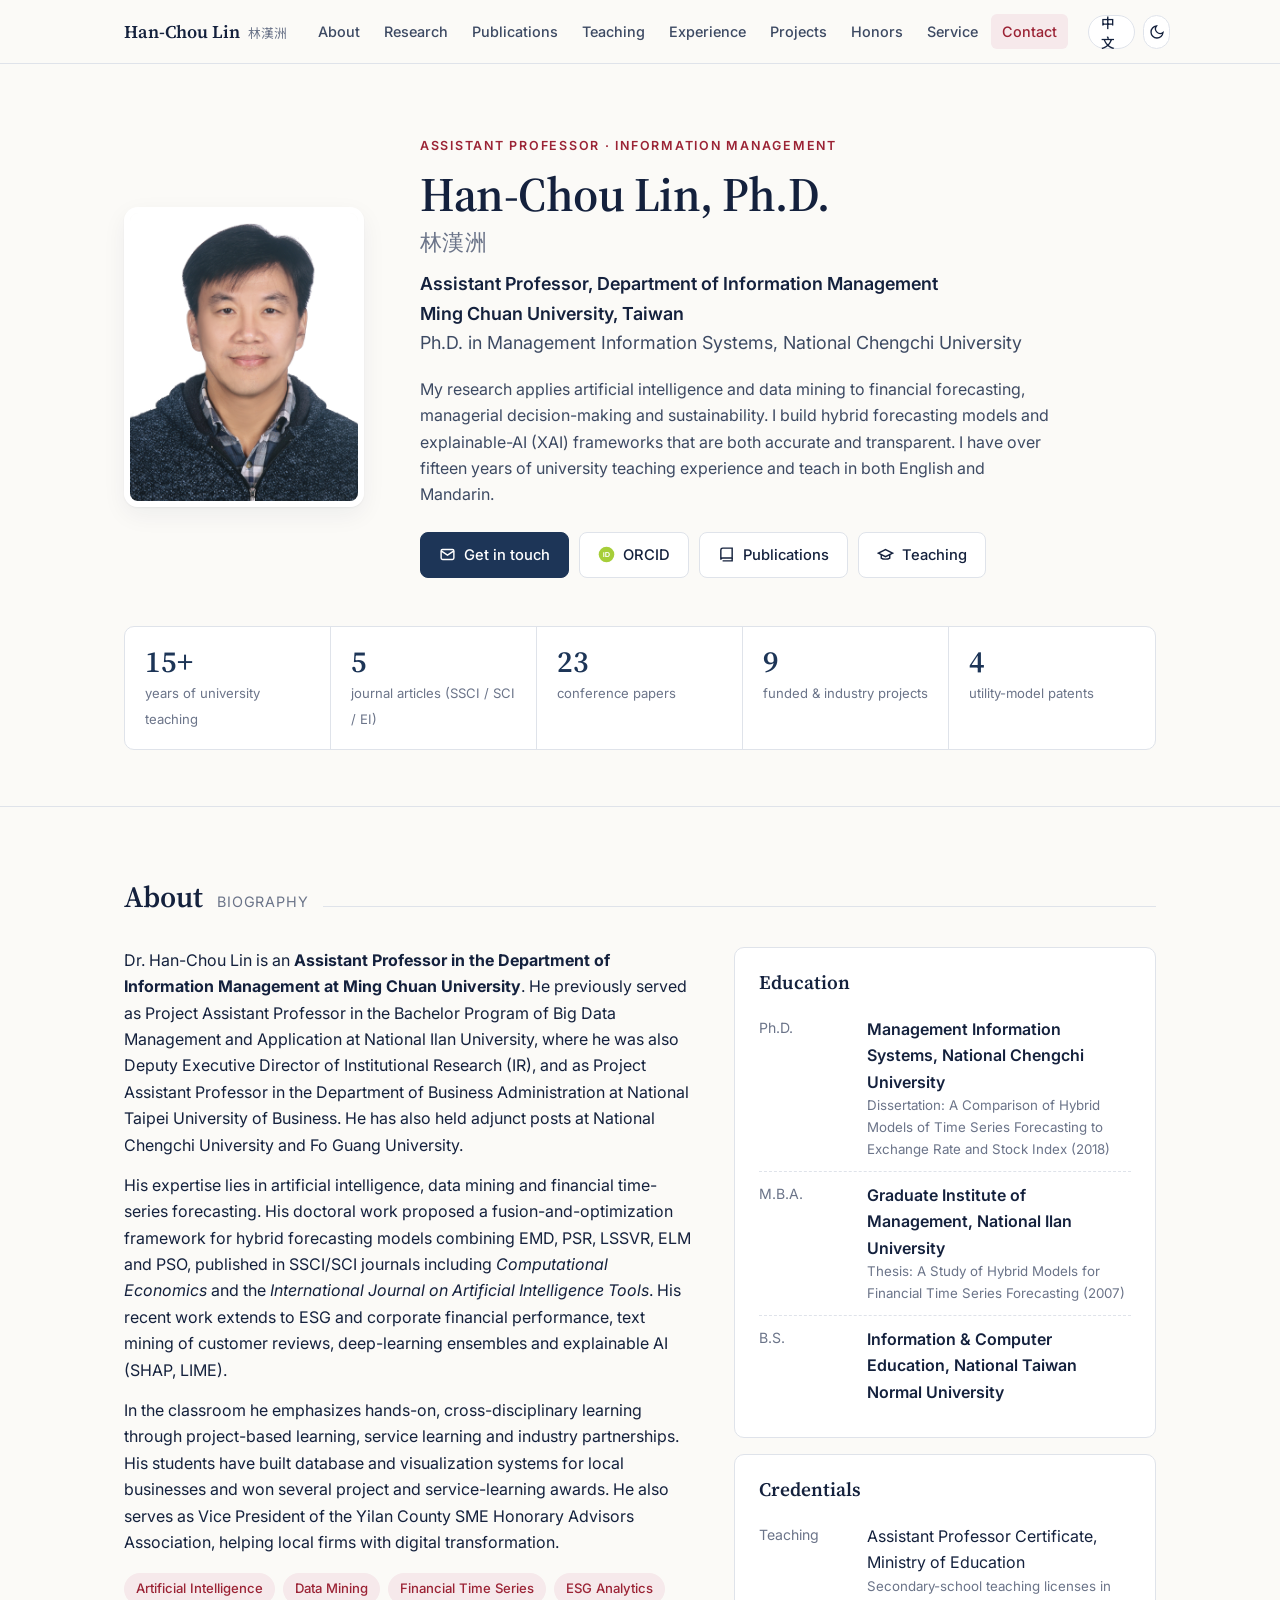
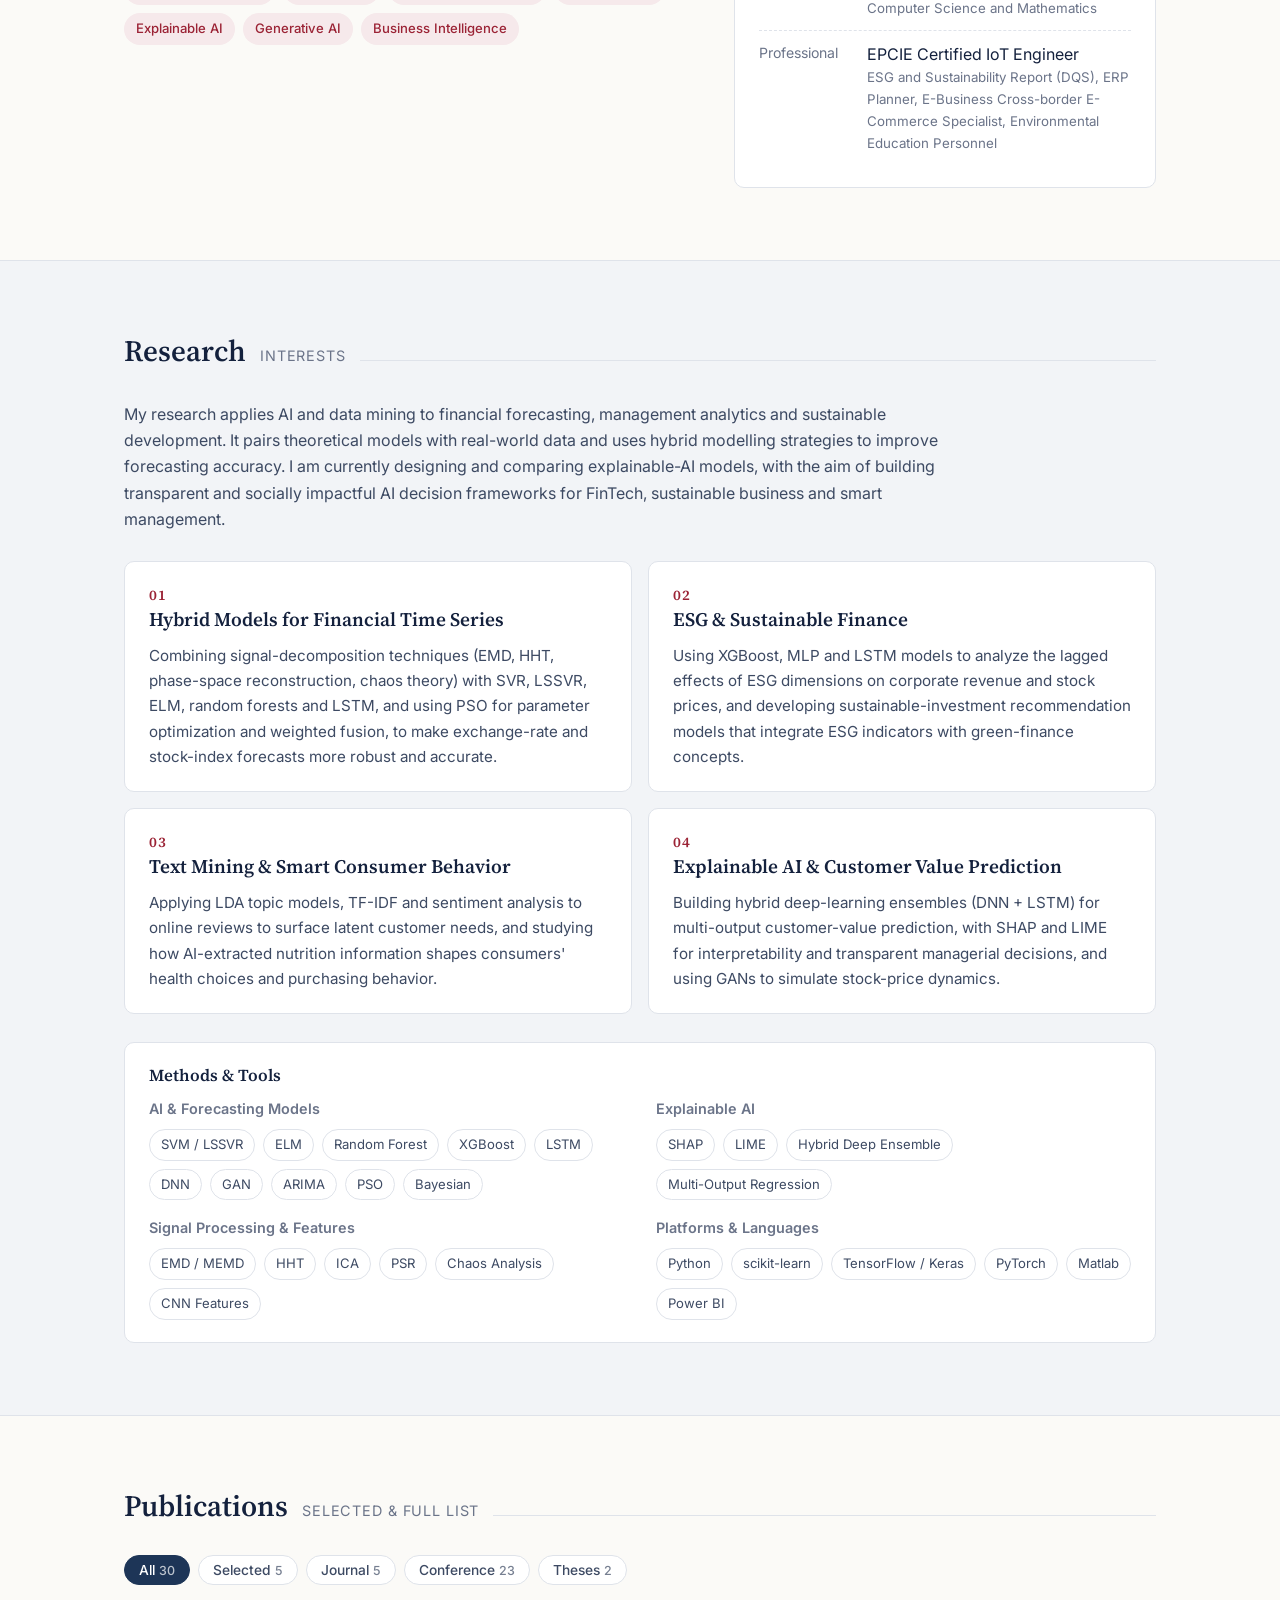
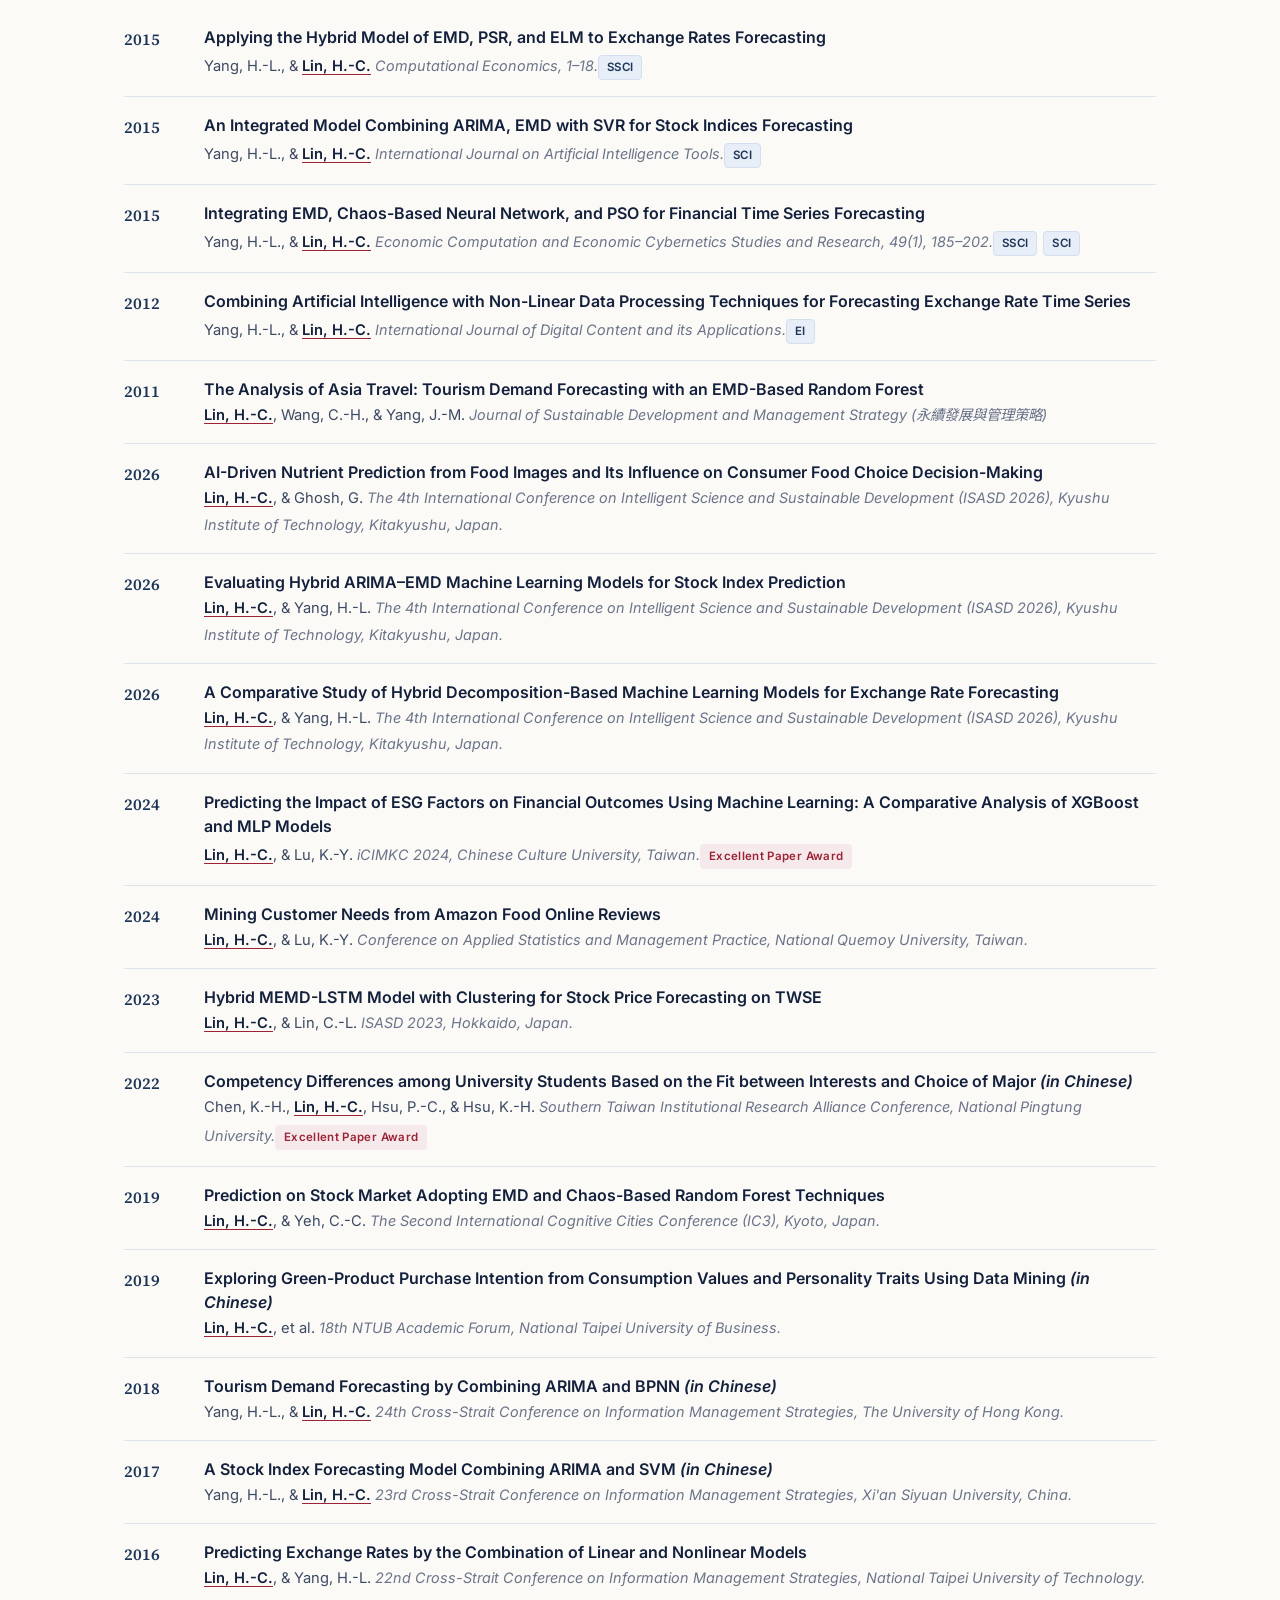
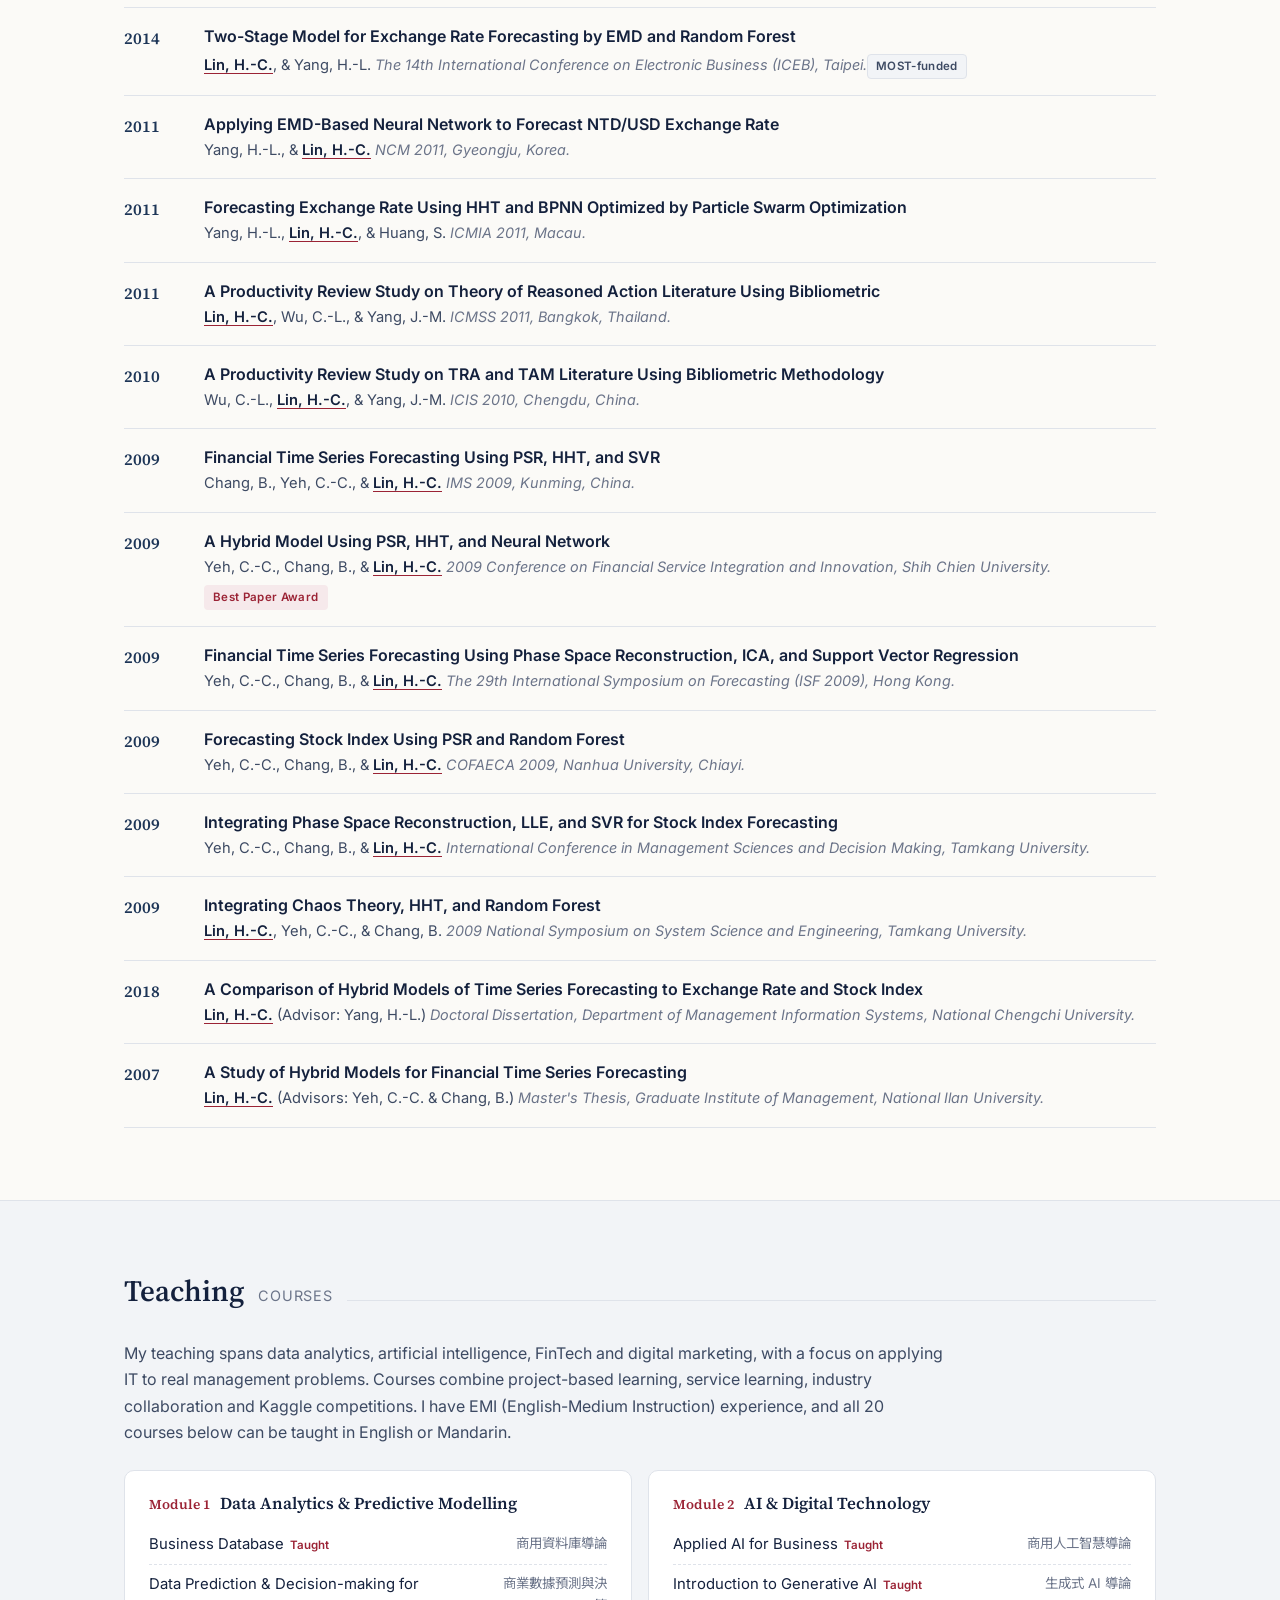
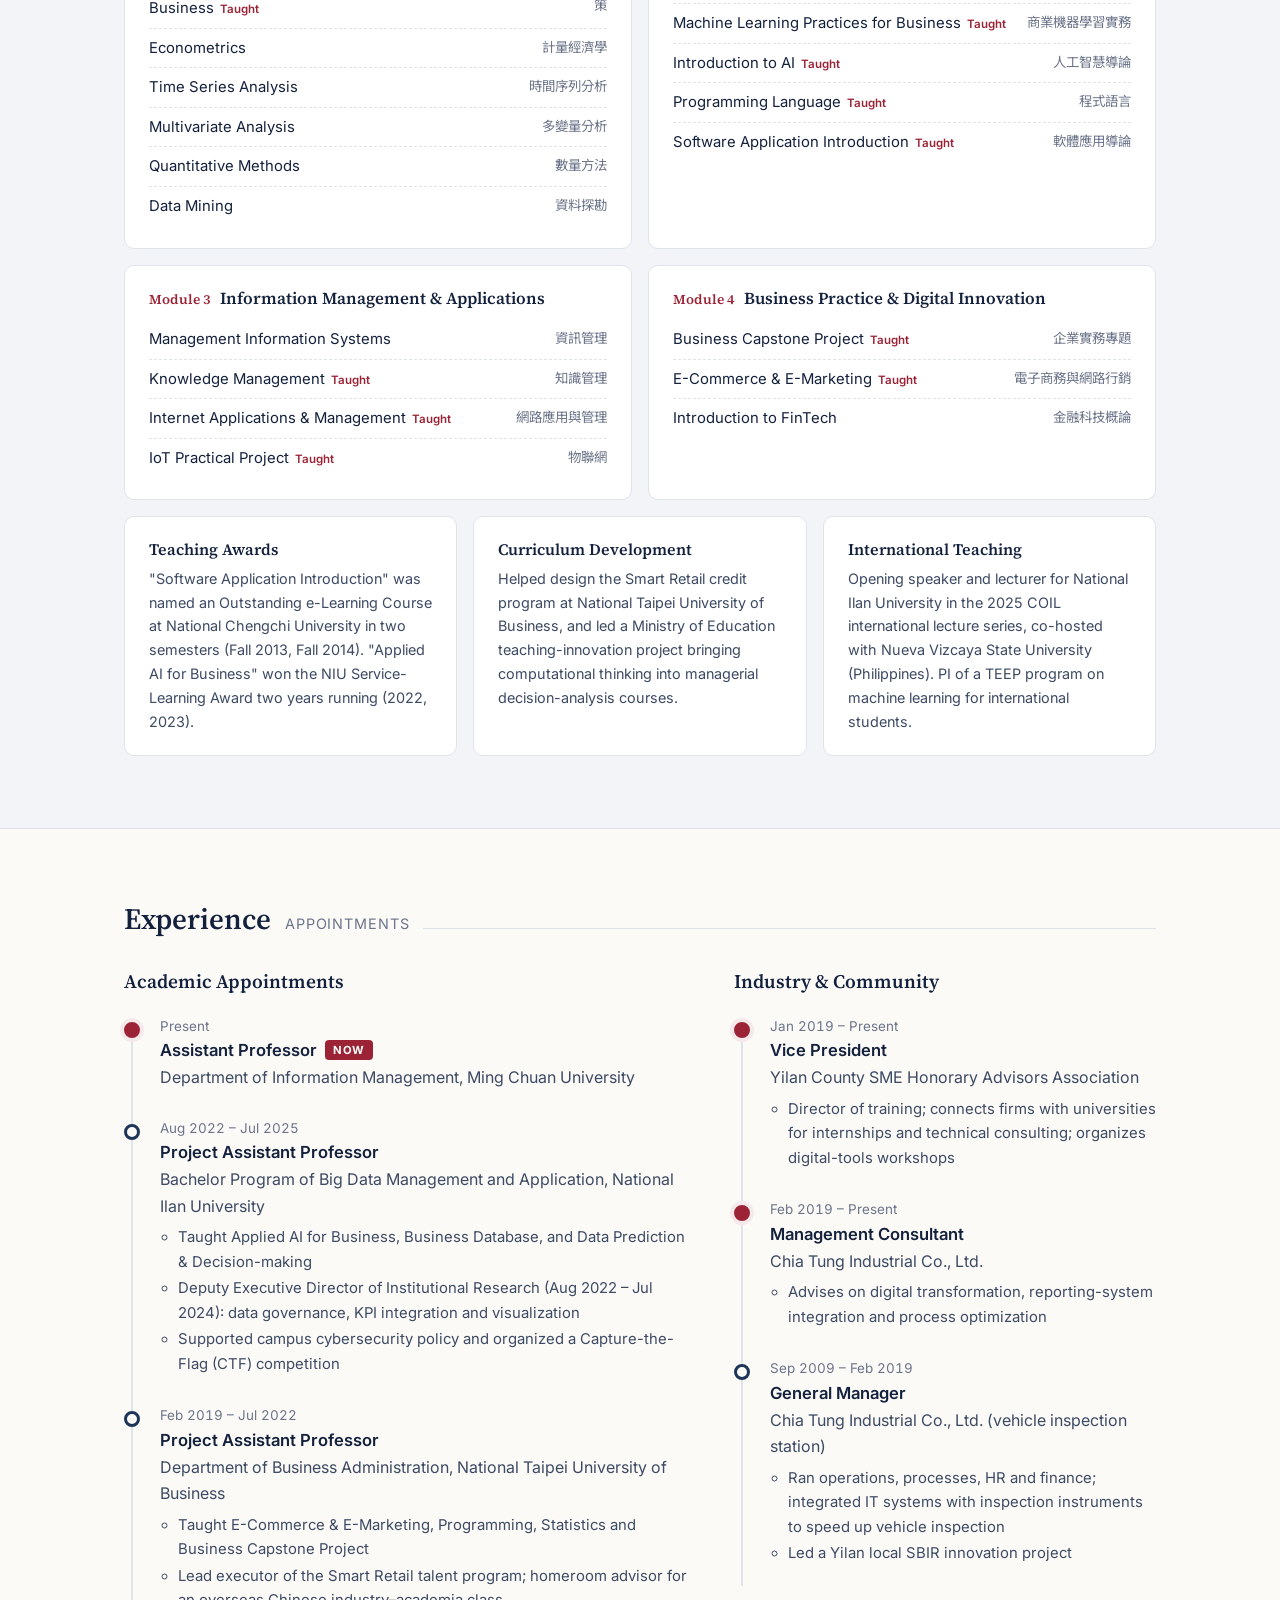
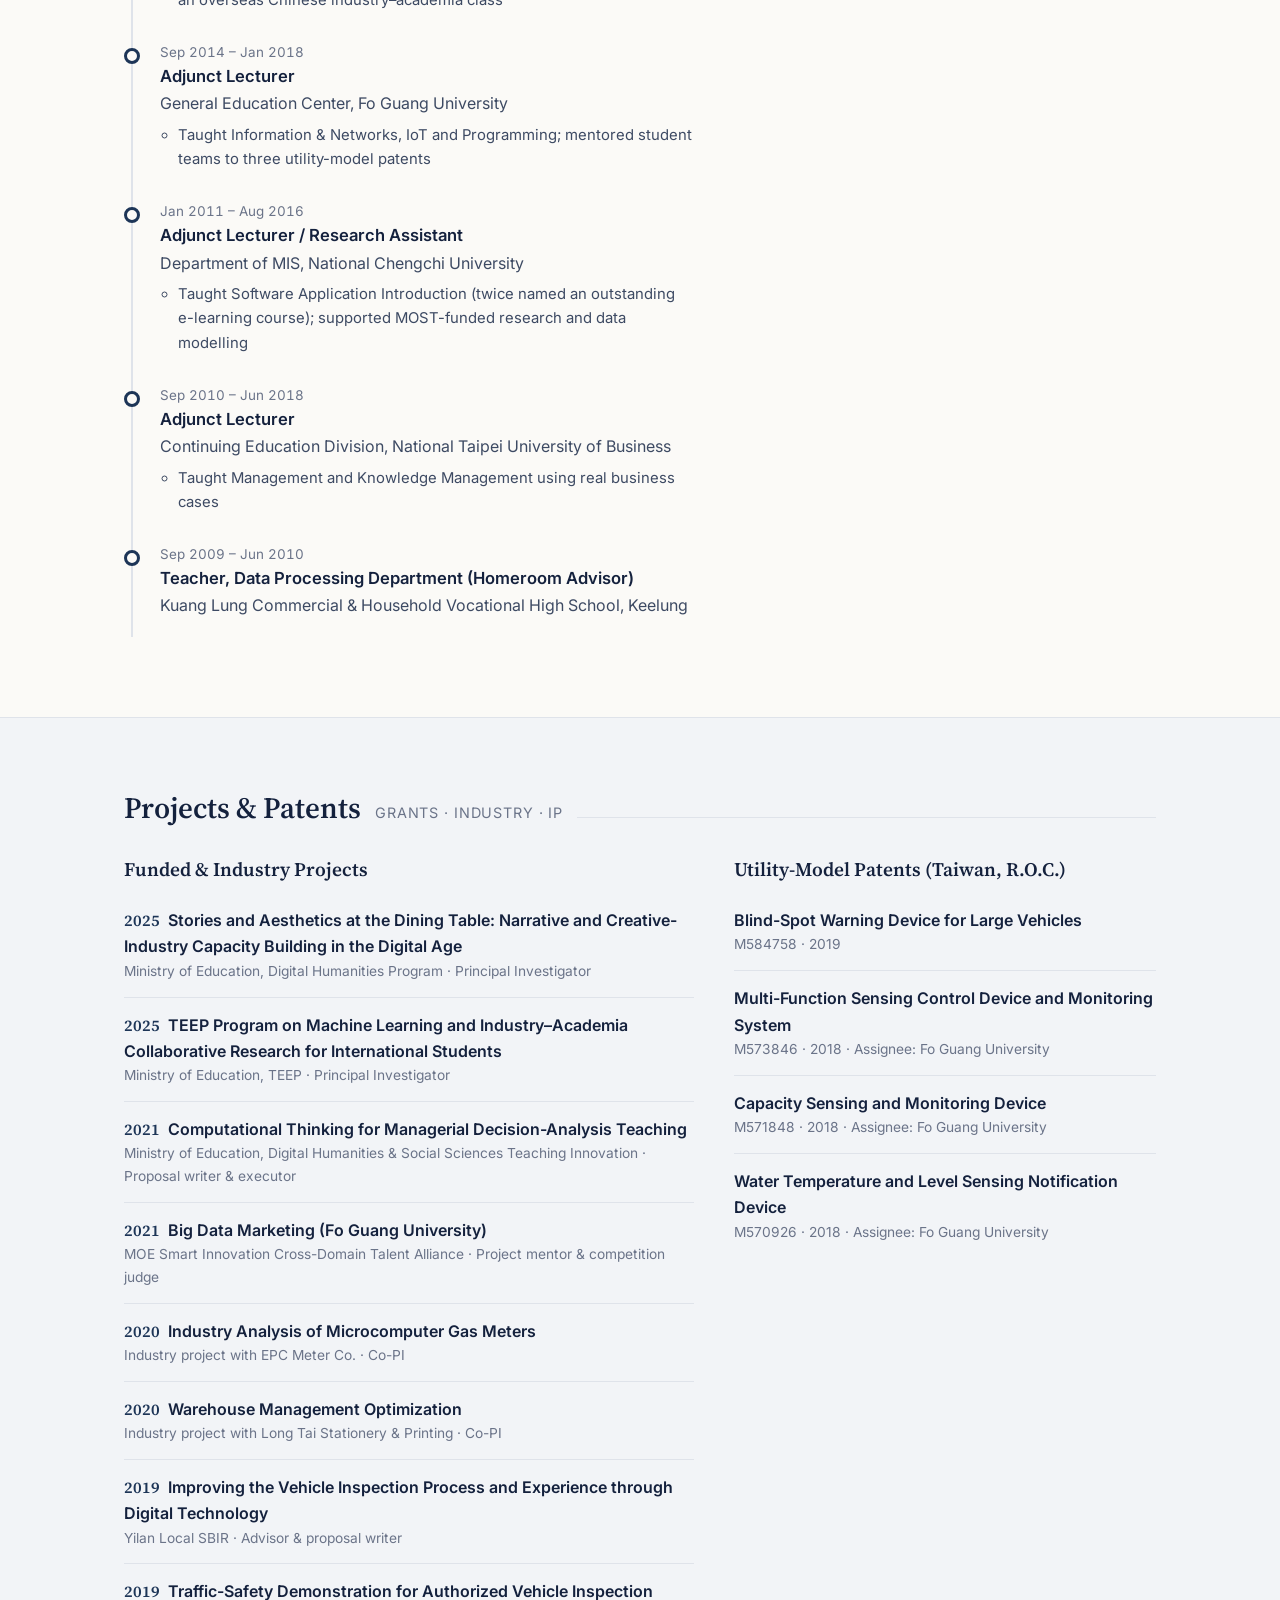
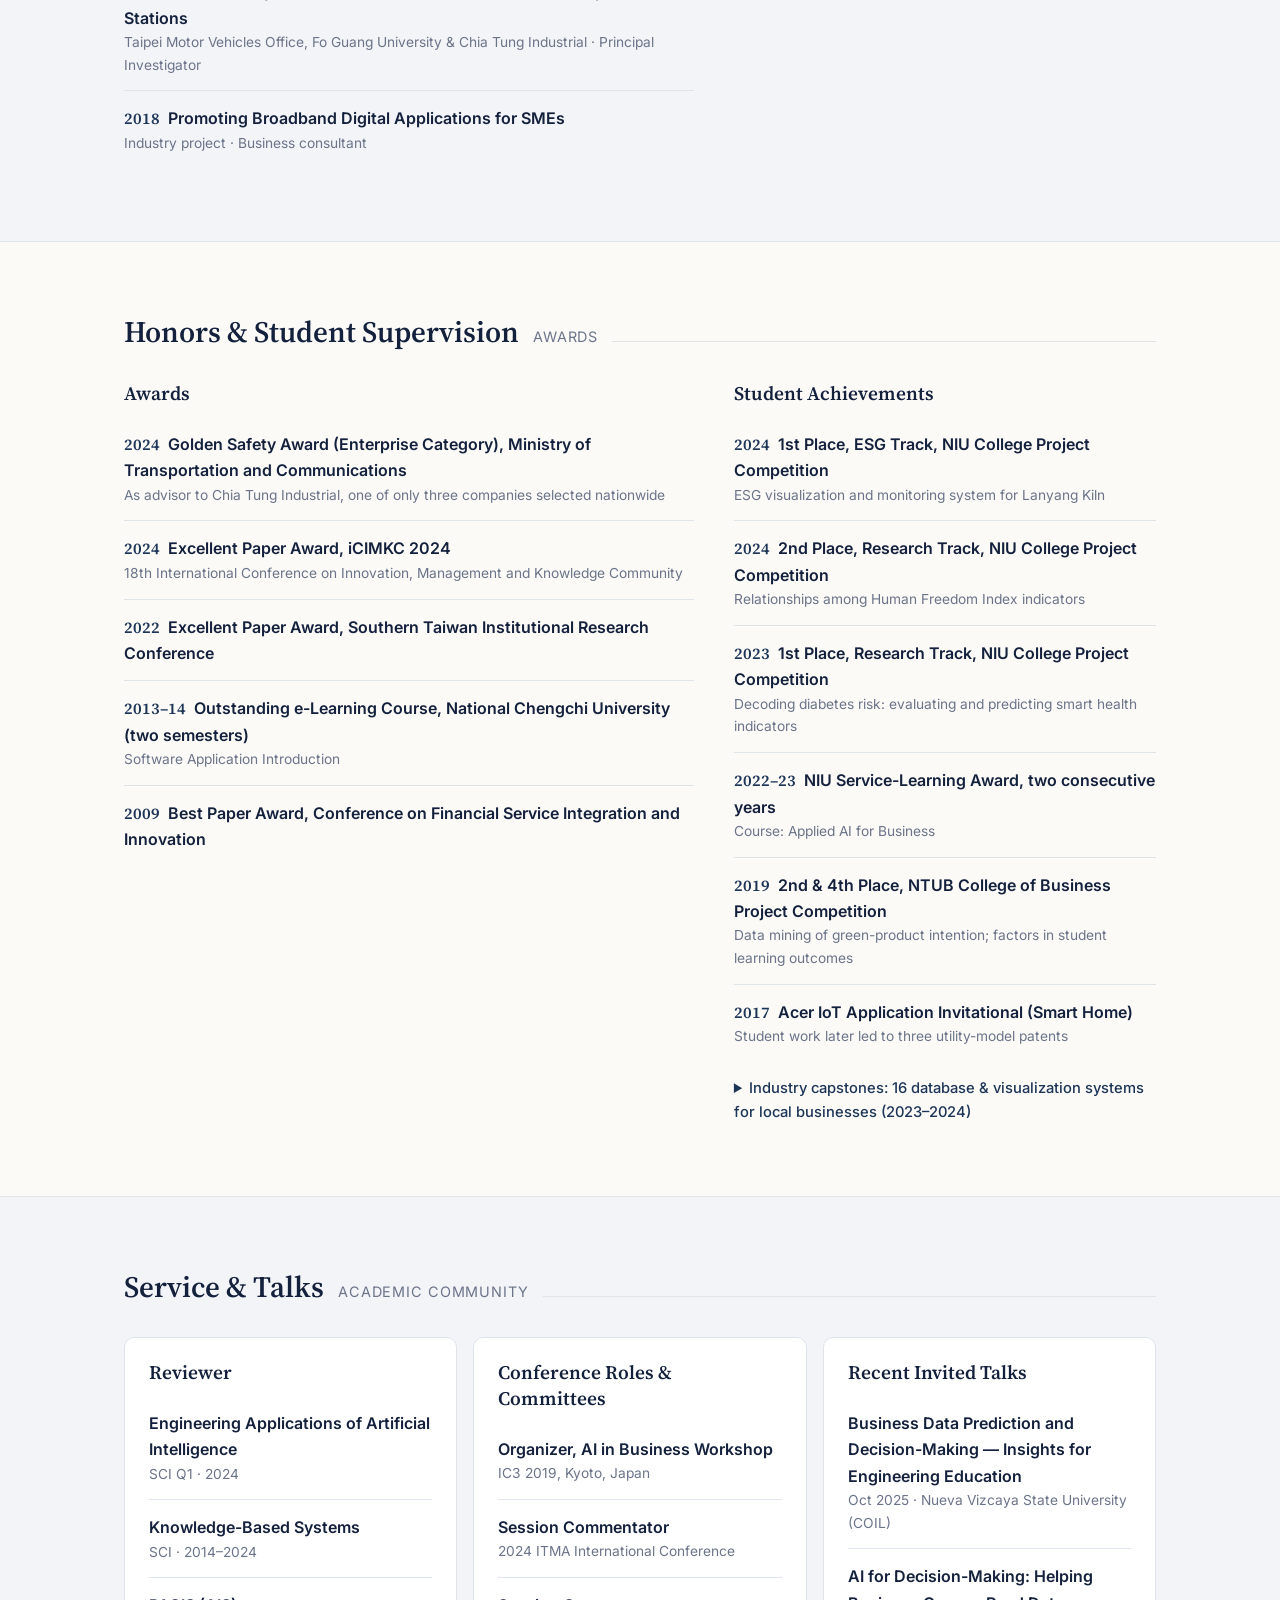
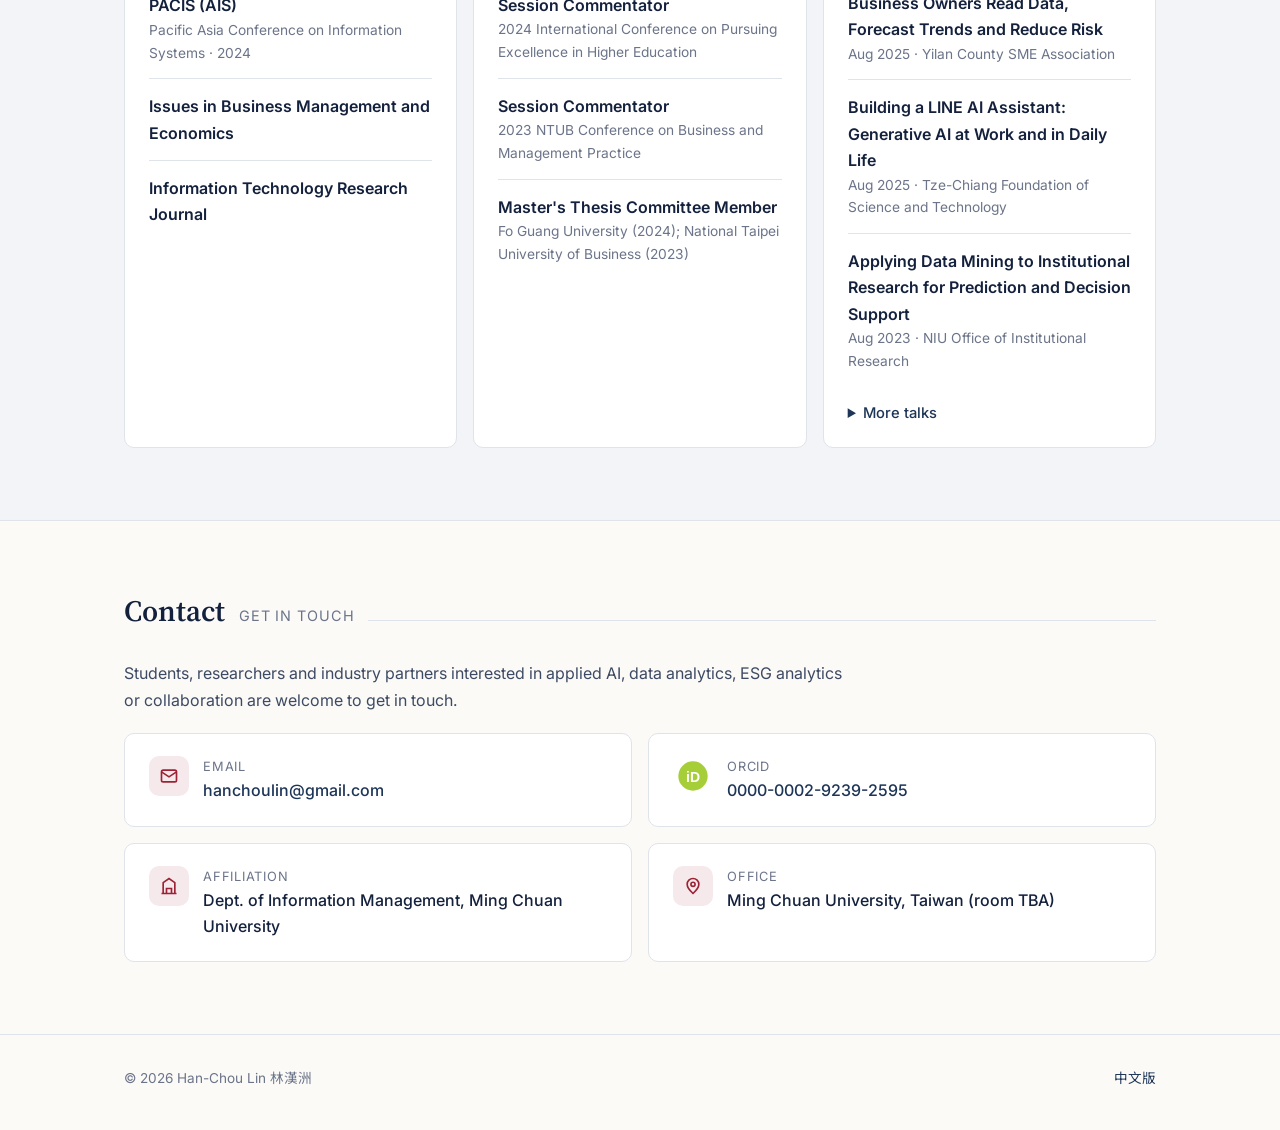
<file: en/index.html>
<!DOCTYPE html>
<html lang="en">
<head>
  <meta charset="UTF-8">
  <meta name="viewport" content="width=device-width, initial-scale=1">
  <title>Han-Chou Lin, Ph.D. | Assistant Professor, Ming Chuan University</title>
  <meta name="description" content="Han-Chou Lin is an Assistant Professor in the Department of Information Management at Ming Chuan University, Taiwan. Research: AI, data mining, financial time-series forecasting, ESG analytics and explainable AI.">
  <meta name="author" content="Han-Chou Lin">
  <link rel="alternate" hreflang="zh-Hant-TW" href="../">
  <link rel="alternate" hreflang="en" href="./">
  <meta property="og:type" content="profile">
  <meta property="og:title" content="Han-Chou Lin, Ph.D. | Ming Chuan University">
  <meta property="og:description" content="AI × Data Mining × Financial Forecasting × ESG Analytics">
  <meta property="og:image" content="../assets/img/profile.jpg">
  <link rel="icon" href="../assets/img/favicon.svg" type="image/svg+xml">
  <link rel="preconnect" href="https://fonts.googleapis.com">
  <link rel="preconnect" href="https://fonts.gstatic.com" crossorigin>
  <link href="https://fonts.googleapis.com/css2?family=Inter:wght@400;500;600&family=Noto+Sans+TC:wght@400;500;700&family=Source+Serif+4:opsz,wght@8..60,500;8..60,600&display=swap" rel="stylesheet">
  <link rel="stylesheet" href="../assets/css/style.css">
  <script>try{var t=localStorage.getItem('theme');if(t)document.documentElement.setAttribute('data-theme',t)}catch(e){}</script>
  <script type="application/ld+json">
  {
    "@context": "https://schema.org",
    "@type": "Person",
    "name": "Han-Chou Lin",
    "alternateName": "林漢洲",
    "jobTitle": "Assistant Professor",
    "worksFor": { "@type": "CollegeOrUniversity", "name": "Department of Information Management, Ming Chuan University" },
    "alumniOf": [
      { "@type": "CollegeOrUniversity", "name": "National Chengchi University" },
      { "@type": "CollegeOrUniversity", "name": "National Ilan University" },
      { "@type": "CollegeOrUniversity", "name": "National Taiwan Normal University" }
    ],
    "email": "mailto:hanchoulin@gmail.com",
    "sameAs": ["https://orcid.org/0000-0002-9239-2595"],
    "knowsAbout": ["Artificial Intelligence", "Data Mining", "Financial Time Series Forecasting", "ESG", "Explainable AI"]
  }
  </script>
</head>
<body>

<nav class="nav" aria-label="Main">
  <div class="container">
    <a class="brand" href="#top">Han-Chou Lin<small>林漢洲</small></a>
    <ul class="nav-links" id="navLinks">
      <li><a href="#about">About</a></li>
      <li><a href="#research">Research</a></li>
      <li><a href="#publications">Publications</a></li>
      <li><a href="#teaching">Teaching</a></li>
      <li><a href="#experience">Experience</a></li>
      <li><a href="#projects">Projects</a></li>
      <li><a href="#honors">Honors</a></li>
      <li><a href="#service">Service</a></li>
      <li><a href="#contact">Contact</a></li>
    </ul>
    <div class="nav-tools">
      <a class="lang-switch" href="../" hreflang="zh-Hant-TW" lang="zh-Hant-TW" title="切換至中文版">中文</a>
      <button class="icon-btn" id="themeToggle" aria-label="Toggle dark mode">
        <svg width="16" height="16" viewBox="0 0 24 24" fill="none" stroke="currentColor" stroke-width="2"><path d="M21 12.8A9 9 0 1 1 11.2 3a7 7 0 0 0 9.8 9.8z"/></svg>
      </button>
      <button class="icon-btn menu-btn" id="menuBtn" aria-label="Open menu" aria-expanded="false" aria-controls="navLinks">
        <svg width="18" height="18" viewBox="0 0 24 24" fill="none" stroke="currentColor" stroke-width="2"><path d="M3 6h18M3 12h18M3 18h18"/></svg>
      </button>
    </div>
  </div>
</nav>

<header class="hero" id="top">
  <div class="container">
    <div class="hero-grid">
      <img class="portrait" src="../assets/img/profile.jpg" alt="Portrait of Han-Chou Lin" width="480" height="630">
      <div>
        <p class="eyebrow">Assistant Professor · Information Management</p>
        <h1>Han-Chou Lin, Ph.D.<span class="alt">林漢洲</span></h1>
        <p class="title"><strong>Assistant Professor, Department of Information Management<br>Ming Chuan University, Taiwan</strong><br>Ph.D. in Management Information Systems, National Chengchi University</p>
        <p class="lede">My research applies artificial intelligence and data mining to financial forecasting, managerial decision-making and sustainability. I build hybrid forecasting models and explainable-AI (XAI) frameworks that are both accurate and transparent. I have over fifteen years of university teaching experience and teach in both English and Mandarin.</p>
        <div class="btn-row">
          <a class="btn primary" href="mailto:hanchoulin@gmail.com">
            <svg viewBox="0 0 24 24" fill="none" stroke="currentColor" stroke-width="2"><rect x="3" y="5" width="18" height="14" rx="2"/><path d="m3 7 9 6 9-6"/></svg>Get in touch
          </a>
          <a class="btn orcid" href="https://orcid.org/0000-0002-9239-2595" target="_blank" rel="noopener"><svg viewBox="0 0 24 24" aria-hidden="true"><circle cx="12" cy="12" r="11" fill="#A6CE39"/><text x="12" y="16.2" text-anchor="middle" font-family="Arial, sans-serif" font-size="10.5" font-weight="700" fill="#fff">iD</text></svg>ORCID</a>
          <a class="btn" href="#publications">
            <svg viewBox="0 0 24 24" fill="none" stroke="currentColor" stroke-width="2"><path d="M4 19.5A2.5 2.5 0 0 1 6.5 17H20V3H6.5A2.5 2.5 0 0 0 4 5.5v14z"/><path d="M20 17v4H6.5"/></svg>Publications
          </a>
          <a class="btn" href="#teaching">
            <svg viewBox="0 0 24 24" fill="none" stroke="currentColor" stroke-width="2"><path d="M22 10 12 5 2 10l10 5 10-5z"/><path d="M6 12v5c3 2 9 2 12 0v-5"/></svg>Teaching
          </a>
        </div>
      </div>
    </div>

    <div class="stats" role="list">
      <div class="stat" role="listitem"><b>15+</b><span>years of university teaching</span></div>
      <div class="stat" role="listitem"><b>5</b><span>journal articles (SSCI / SCI / EI)</span></div>
      <div class="stat" role="listitem"><b>23</b><span>conference papers</span></div>
      <div class="stat" role="listitem"><b>9</b><span>funded &amp; industry projects</span></div>
      <div class="stat" role="listitem"><b>4</b><span>utility-model patents</span></div>
    </div>
  </div>
</header>

<main>

<!-- ============ About ============ -->
<section class="block" id="about">
  <div class="container">
    <div class="section-head reveal"><h2>About</h2><span class="sub">Biography</span></div>
    <div class="two-col">
      <div class="reveal">
        <p>Dr. Han-Chou Lin is an <strong>Assistant Professor in the Department of Information Management at Ming Chuan University</strong>. He previously served as Project Assistant Professor in the Bachelor Program of Big Data Management and Application at National Ilan University, where he was also Deputy Executive Director of Institutional Research (IR), and as Project Assistant Professor in the Department of Business Administration at National Taipei University of Business. He has also held adjunct posts at National Chengchi University and Fo Guang University.</p>
        <p>His expertise lies in artificial intelligence, data mining and financial time-series forecasting. His doctoral work proposed a fusion-and-optimization framework for hybrid forecasting models combining EMD, PSR, LSSVR, ELM and PSO, published in SSCI/SCI journals including <em>Computational Economics</em> and the <em>International Journal on Artificial Intelligence Tools</em>. His recent work extends to ESG and corporate financial performance, text mining of customer reviews, deep-learning ensembles and explainable AI (SHAP, LIME).</p>
        <p>In the classroom he emphasizes hands-on, cross-disciplinary learning through project-based learning, service learning and industry partnerships. His students have built database and visualization systems for local businesses and won several project and service-learning awards. He also serves as Vice President of the Yilan County SME Honorary Advisors Association, helping local firms with digital transformation.</p>
        <ul class="tags accent" style="margin-top:18px">
          <li>Artificial Intelligence</li><li>Data Mining</li><li>Financial Time Series</li><li>ESG Analytics</li><li>Explainable AI</li><li>Generative AI</li><li>Business Intelligence</li>
        </ul>
      </div>
      <div class="reveal">
        <div class="card">
          <h3>Education</h3>
          <ul class="kv">
            <li><span class="k">Ph.D.</span><span class="v"><b>Management Information Systems, National Chengchi University</b><small>Dissertation: A Comparison of Hybrid Models of Time Series Forecasting to Exchange Rate and Stock Index (2018)</small></span></li>
            <li><span class="k">M.B.A.</span><span class="v"><b>Graduate Institute of Management, National Ilan University</b><small>Thesis: A Study of Hybrid Models for Financial Time Series Forecasting (2007)</small></span></li>
            <li><span class="k">B.S.</span><span class="v"><b>Information &amp; Computer Education, National Taiwan Normal University</b></span></li>
          </ul>
        </div>
        <div class="card">
          <h3>Credentials</h3>
          <ul class="kv">
            <li><span class="k">Teaching</span><span class="v">Assistant Professor Certificate, Ministry of Education<small>Secondary-school teaching licenses in Computer Science and Mathematics</small></span></li>
            <li><span class="k">Professional</span><span class="v">EPCIE Certified IoT Engineer<small>ESG and Sustainability Report (DQS), ERP Planner, E-Business Cross-border E-Commerce Specialist, Environmental Education Personnel</small></span></li>
          </ul>
        </div>
      </div>
    </div>
  </div>
</section>

<!-- ============ Research ============ -->
<section class="block" id="research">
  <div class="container">
    <div class="section-head reveal"><h2>Research</h2><span class="sub">Interests</span></div>
    <p class="reveal" style="max-width:820px;color:var(--ink-soft)">My research applies AI and data mining to financial forecasting, management analytics and sustainable development. It pairs theoretical models with real-world data and uses hybrid modelling strategies to improve forecasting accuracy. I am currently designing and comparing explainable-AI models, with the aim of building transparent and socially impactful AI decision frameworks for FinTech, sustainable business and smart management.</p>
    <div class="research-grid" style="margin-top:28px">
      <article class="r-card reveal">
        <div class="num">01</div>
        <h3>Hybrid Models for Financial Time Series</h3>
        <p>Combining signal-decomposition techniques (EMD, HHT, phase-space reconstruction, chaos theory) with SVR, LSSVR, ELM, random forests and LSTM, and using PSO for parameter optimization and weighted fusion, to make exchange-rate and stock-index forecasts more robust and accurate.</p>
      </article>
      <article class="r-card reveal">
        <div class="num">02</div>
        <h3>ESG &amp; Sustainable Finance</h3>
        <p>Using XGBoost, MLP and LSTM models to analyze the lagged effects of ESG dimensions on corporate revenue and stock prices, and developing sustainable-investment recommendation models that integrate ESG indicators with green-finance concepts.</p>
      </article>
      <article class="r-card reveal">
        <div class="num">03</div>
        <h3>Text Mining &amp; Smart Consumer Behavior</h3>
        <p>Applying LDA topic models, TF-IDF and sentiment analysis to online reviews to surface latent customer needs, and studying how AI-extracted nutrition information shapes consumers' health choices and purchasing behavior.</p>
      </article>
      <article class="r-card reveal">
        <div class="num">04</div>
        <h3>Explainable AI &amp; Customer Value Prediction</h3>
        <p>Building hybrid deep-learning ensembles (DNN + LSTM) for multi-output customer-value prediction, with SHAP and LIME for interpretability and transparent managerial decisions, and using GANs to simulate stock-price dynamics.</p>
      </article>
    </div>

    <div class="card methods reveal">
      <h3 style="margin-top:0">Methods &amp; Tools</h3>
      <div class="methods-grid">
        <div><h4>AI &amp; Forecasting Models</h4><ul class="tags"><li>SVM / LSSVR</li><li>ELM</li><li>Random Forest</li><li>XGBoost</li><li>LSTM</li><li>DNN</li><li>GAN</li><li>ARIMA</li><li>PSO</li><li>Bayesian</li></ul></div>
        <div><h4>Explainable AI</h4><ul class="tags"><li>SHAP</li><li>LIME</li><li>Hybrid Deep Ensemble</li><li>Multi-Output Regression</li></ul></div>
        <div><h4>Signal Processing &amp; Features</h4><ul class="tags"><li>EMD / MEMD</li><li>HHT</li><li>ICA</li><li>PSR</li><li>Chaos Analysis</li><li>CNN Features</li></ul></div>
        <div><h4>Platforms &amp; Languages</h4><ul class="tags"><li>Python</li><li>scikit-learn</li><li>TensorFlow / Keras</li><li>PyTorch</li><li>Matlab</li><li>Power BI</li></ul></div>
      </div>
    </div>
  </div>
</section>

<!-- ============ Publications ============ -->
<section class="block" id="publications">
  <div class="container">
    <div class="section-head reveal"><h2>Publications</h2><span class="sub">Selected &amp; Full List</span></div>

    <div class="pub-toolbar" role="toolbar" aria-label="Filter publications">
      <button class="chip" data-filter="all" aria-pressed="true">All<span class="count"></span></button>
      <button class="chip" data-filter="selected" aria-pressed="false">Selected<span class="count"></span></button>
      <button class="chip" data-filter="journal" aria-pressed="false">Journal<span class="count"></span></button>
      <button class="chip" data-filter="conference" aria-pressed="false">Conference<span class="count"></span></button>
      <button class="chip" data-filter="thesis" aria-pressed="false">Theses<span class="count"></span></button>
    </div>

    <ol class="pub-list">
      <!-- Journal -->
      <li class="pub" data-type="journal selected"><span class="yr">2015</span><div><span class="t">Applying the Hybrid Model of EMD, PSR, and ELM to Exchange Rates Forecasting</span><span class="a">Yang, H.-L., &amp; <span class="me">Lin, H.-C.</span></span> <span class="v">Computational Economics, 1–18.</span><div class="badges"><span class="badge idx">SSCI</span></div></div></li>
      <li class="pub" data-type="journal selected"><span class="yr">2015</span><div><span class="t">An Integrated Model Combining ARIMA, EMD with SVR for Stock Indices Forecasting</span><span class="a">Yang, H.-L., &amp; <span class="me">Lin, H.-C.</span></span> <span class="v">International Journal on Artificial Intelligence Tools.</span><div class="badges"><span class="badge idx">SCI</span></div></div></li>
      <li class="pub" data-type="journal"><span class="yr">2015</span><div><span class="t">Integrating EMD, Chaos-Based Neural Network, and PSO for Financial Time Series Forecasting</span><span class="a">Yang, H.-L., &amp; <span class="me">Lin, H.-C.</span></span> <span class="v">Economic Computation and Economic Cybernetics Studies and Research, 49(1), 185–202.</span><div class="badges"><span class="badge idx">SSCI</span><span class="badge idx">SCI</span></div></div></li>
      <li class="pub" data-type="journal"><span class="yr">2012</span><div><span class="t">Combining Artificial Intelligence with Non-Linear Data Processing Techniques for Forecasting Exchange Rate Time Series</span><span class="a">Yang, H.-L., &amp; <span class="me">Lin, H.-C.</span></span> <span class="v">International Journal of Digital Content and its Applications.</span><div class="badges"><span class="badge idx">EI</span></div></div></li>
      <li class="pub" data-type="journal"><span class="yr">2011</span><div><span class="t">The Analysis of Asia Travel: Tourism Demand Forecasting with an EMD-Based Random Forest</span><span class="a"><span class="me">Lin, H.-C.</span>, Wang, C.-H., &amp; Yang, J.-M.</span> <span class="v">Journal of Sustainable Development and Management Strategy (永續發展與管理策略)</span></div></li>

      <!-- Conference -->
      <!-- ISASD 2026 (Jul 15–17, 2026) -->
      <li class="pub" data-type="conference"><span class="yr">2026</span><div><span class="t">AI-Driven Nutrient Prediction from Food Images and Its Influence on Consumer Food Choice Decision-Making</span><span class="a"><span class="me">Lin, H.-C.</span>, &amp; Ghosh, G.</span> <span class="v">The 4th International Conference on Intelligent Science and Sustainable Development (ISASD 2026), Kyushu Institute of Technology, Kitakyushu, Japan.</span></div></li>
      <li class="pub" data-type="conference"><span class="yr">2026</span><div><span class="t">Evaluating Hybrid ARIMA–EMD Machine Learning Models for Stock Index Prediction</span><span class="a"><span class="me">Lin, H.-C.</span>, &amp; Yang, H.-L.</span> <span class="v">The 4th International Conference on Intelligent Science and Sustainable Development (ISASD 2026), Kyushu Institute of Technology, Kitakyushu, Japan.</span></div></li>
      <li class="pub" data-type="conference"><span class="yr">2026</span><div><span class="t">A Comparative Study of Hybrid Decomposition-Based Machine Learning Models for Exchange Rate Forecasting</span><span class="a"><span class="me">Lin, H.-C.</span>, &amp; Yang, H.-L.</span> <span class="v">The 4th International Conference on Intelligent Science and Sustainable Development (ISASD 2026), Kyushu Institute of Technology, Kitakyushu, Japan.</span></div></li>
      <li class="pub" data-type="conference selected"><span class="yr">2024</span><div><span class="t">Predicting the Impact of ESG Factors on Financial Outcomes Using Machine Learning: A Comparative Analysis of XGBoost and MLP Models</span><span class="a"><span class="me">Lin, H.-C.</span>, &amp; Lu, K.-Y.</span> <span class="v">iCIMKC 2024, Chinese Culture University, Taiwan.</span><div class="badges"><span class="badge award">Excellent Paper Award</span></div></div></li>
      <li class="pub" data-type="conference"><span class="yr">2024</span><div><span class="t">Mining Customer Needs from Amazon Food Online Reviews</span><span class="a"><span class="me">Lin, H.-C.</span>, &amp; Lu, K.-Y.</span> <span class="v">Conference on Applied Statistics and Management Practice, National Quemoy University, Taiwan.</span></div></li>
      <li class="pub" data-type="conference"><span class="yr">2023</span><div><span class="t">Hybrid MEMD-LSTM Model with Clustering for Stock Price Forecasting on TWSE</span><span class="a"><span class="me">Lin, H.-C.</span>, &amp; Lin, C.-L.</span> <span class="v">ISASD 2023, Hokkaido, Japan.</span></div></li>
      <li class="pub" data-type="conference"><span class="yr">2022</span><div><span class="t">Competency Differences among University Students Based on the Fit between Interests and Choice of Major <em>(in Chinese)</em></span><span class="a">Chen, K.-H., <span class="me">Lin, H.-C.</span>, Hsu, P.-C., &amp; Hsu, K.-H.</span> <span class="v">Southern Taiwan Institutional Research Alliance Conference, National Pingtung University.</span><div class="badges"><span class="badge award">Excellent Paper Award</span></div></div></li>
      <li class="pub" data-type="conference selected"><span class="yr">2019</span><div><span class="t">Prediction on Stock Market Adopting EMD and Chaos-Based Random Forest Techniques</span><span class="a"><span class="me">Lin, H.-C.</span>, &amp; Yeh, C.-C.</span> <span class="v">The Second International Cognitive Cities Conference (IC3), Kyoto, Japan.</span></div></li>
      <li class="pub" data-type="conference"><span class="yr">2019</span><div><span class="t">Exploring Green-Product Purchase Intention from Consumption Values and Personality Traits Using Data Mining <em>(in Chinese)</em></span><span class="a"><span class="me">Lin, H.-C.</span>, et al.</span> <span class="v">18th NTUB Academic Forum, National Taipei University of Business.</span></div></li>
      <li class="pub" data-type="conference"><span class="yr">2018</span><div><span class="t">Tourism Demand Forecasting by Combining ARIMA and BPNN <em>(in Chinese)</em></span><span class="a">Yang, H.-L., &amp; <span class="me">Lin, H.-C.</span></span> <span class="v">24th Cross-Strait Conference on Information Management Strategies, The University of Hong Kong.</span></div></li>
      <li class="pub" data-type="conference"><span class="yr">2017</span><div><span class="t">A Stock Index Forecasting Model Combining ARIMA and SVM <em>(in Chinese)</em></span><span class="a">Yang, H.-L., &amp; <span class="me">Lin, H.-C.</span></span> <span class="v">23rd Cross-Strait Conference on Information Management Strategies, Xi'an Siyuan University, China.</span></div></li>
      <li class="pub" data-type="conference"><span class="yr">2016</span><div><span class="t">Predicting Exchange Rates by the Combination of Linear and Nonlinear Models</span><span class="a"><span class="me">Lin, H.-C.</span>, &amp; Yang, H.-L.</span> <span class="v">22nd Cross-Strait Conference on Information Management Strategies, National Taipei University of Technology.</span></div></li>
      <li class="pub" data-type="conference"><span class="yr">2014</span><div><span class="t">Two-Stage Model for Exchange Rate Forecasting by EMD and Random Forest</span><span class="a"><span class="me">Lin, H.-C.</span>, &amp; Yang, H.-L.</span> <span class="v">The 14th International Conference on Electronic Business (ICEB), Taipei.</span><div class="badges"><span class="badge">MOST-funded</span></div></div></li>
      <li class="pub" data-type="conference"><span class="yr">2011</span><div><span class="t">Applying EMD-Based Neural Network to Forecast NTD/USD Exchange Rate</span><span class="a">Yang, H.-L., &amp; <span class="me">Lin, H.-C.</span></span> <span class="v">NCM 2011, Gyeongju, Korea.</span></div></li>
      <li class="pub" data-type="conference"><span class="yr">2011</span><div><span class="t">Forecasting Exchange Rate Using HHT and BPNN Optimized by Particle Swarm Optimization</span><span class="a">Yang, H.-L., <span class="me">Lin, H.-C.</span>, &amp; Huang, S.</span> <span class="v">ICMIA 2011, Macau.</span></div></li>
      <li class="pub" data-type="conference"><span class="yr">2011</span><div><span class="t">A Productivity Review Study on Theory of Reasoned Action Literature Using Bibliometric</span><span class="a"><span class="me">Lin, H.-C.</span>, Wu, C.-L., &amp; Yang, J.-M.</span> <span class="v">ICMSS 2011, Bangkok, Thailand.</span></div></li>
      <li class="pub" data-type="conference"><span class="yr">2010</span><div><span class="t">A Productivity Review Study on TRA and TAM Literature Using Bibliometric Methodology</span><span class="a">Wu, C.-L., <span class="me">Lin, H.-C.</span>, &amp; Yang, J.-M.</span> <span class="v">ICIS 2010, Chengdu, China.</span></div></li>
      <li class="pub" data-type="conference"><span class="yr">2009</span><div><span class="t">Financial Time Series Forecasting Using PSR, HHT, and SVR</span><span class="a">Chang, B., Yeh, C.-C., &amp; <span class="me">Lin, H.-C.</span></span> <span class="v">IMS 2009, Kunming, China.</span></div></li>
      <li class="pub" data-type="conference"><span class="yr">2009</span><div><span class="t">A Hybrid Model Using PSR, HHT, and Neural Network</span><span class="a">Yeh, C.-C., Chang, B., &amp; <span class="me">Lin, H.-C.</span></span> <span class="v">2009 Conference on Financial Service Integration and Innovation, Shih Chien University.</span><div class="badges"><span class="badge award">Best Paper Award</span></div></div></li>
      <li class="pub" data-type="conference selected"><span class="yr">2009</span><div><span class="t">Financial Time Series Forecasting Using Phase Space Reconstruction, ICA, and Support Vector Regression</span><span class="a">Yeh, C.-C., Chang, B., &amp; <span class="me">Lin, H.-C.</span></span> <span class="v">The 29th International Symposium on Forecasting (ISF 2009), Hong Kong.</span></div></li>
      <li class="pub" data-type="conference"><span class="yr">2009</span><div><span class="t">Forecasting Stock Index Using PSR and Random Forest</span><span class="a">Yeh, C.-C., Chang, B., &amp; <span class="me">Lin, H.-C.</span></span> <span class="v">COFAECA 2009, Nanhua University, Chiayi.</span></div></li>
      <li class="pub" data-type="conference"><span class="yr">2009</span><div><span class="t">Integrating Phase Space Reconstruction, LLE, and SVR for Stock Index Forecasting</span><span class="a">Yeh, C.-C., Chang, B., &amp; <span class="me">Lin, H.-C.</span></span> <span class="v">International Conference in Management Sciences and Decision Making, Tamkang University.</span></div></li>
      <li class="pub" data-type="conference"><span class="yr">2009</span><div><span class="t">Integrating Chaos Theory, HHT, and Random Forest</span><span class="a"><span class="me">Lin, H.-C.</span>, Yeh, C.-C., &amp; Chang, B.</span> <span class="v">2009 National Symposium on System Science and Engineering, Tamkang University.</span></div></li>

      <!-- Theses -->
      <li class="pub" data-type="thesis"><span class="yr">2018</span><div><span class="t">A Comparison of Hybrid Models of Time Series Forecasting to Exchange Rate and Stock Index</span><span class="a"><span class="me">Lin, H.-C.</span> (Advisor: Yang, H.-L.)</span> <span class="v">Doctoral Dissertation, Department of Management Information Systems, National Chengchi University.</span></div></li>
      <li class="pub" data-type="thesis"><span class="yr">2007</span><div><span class="t">A Study of Hybrid Models for Financial Time Series Forecasting</span><span class="a"><span class="me">Lin, H.-C.</span> (Advisors: Yeh, C.-C. &amp; Chang, B.)</span> <span class="v">Master's Thesis, Graduate Institute of Management, National Ilan University.</span></div></li>
    </ol>
  </div>
</section>

<!-- ============ Teaching ============ -->
<section class="block" id="teaching">
  <div class="container">
    <div class="section-head reveal"><h2>Teaching</h2><span class="sub">Courses</span></div>
    <p class="reveal" style="max-width:820px;color:var(--ink-soft)">My teaching spans data analytics, artificial intelligence, FinTech and digital marketing, with a focus on applying IT to real management problems. Courses combine project-based learning, service learning, industry collaboration and Kaggle competitions. I have EMI (English-Medium Instruction) experience, and all 20 courses below can be taught in English or Mandarin.</p>
    <div class="modules" style="margin-top:24px">
      <div class="card module reveal">
        <h3><span class="n">Module 1</span>Data Analytics &amp; Predictive Modelling</h3>
        <ul class="course-list">
          <li><span>Business Database<span class="taught">Taught</span></span><span class="en">商用資料庫導論</span></li>
          <li><span>Data Prediction &amp; Decision-making for Business<span class="taught">Taught</span></span><span class="en">商業數據預測與決策</span></li>
          <li><span>Econometrics</span><span class="en">計量經濟學</span></li>
          <li><span>Time Series Analysis</span><span class="en">時間序列分析</span></li>
          <li><span>Multivariate Analysis</span><span class="en">多變量分析</span></li>
          <li><span>Quantitative Methods</span><span class="en">數量方法</span></li>
          <li><span>Data Mining</span><span class="en">資料探勘</span></li>
        </ul>
      </div>
      <div class="card module reveal">
        <h3><span class="n">Module 2</span>AI &amp; Digital Technology</h3>
        <ul class="course-list">
          <li><span>Applied AI for Business<span class="taught">Taught</span></span><span class="en">商用人工智慧導論</span></li>
          <li><span>Introduction to Generative AI<span class="taught">Taught</span></span><span class="en">生成式 AI 導論</span></li>
          <li><span>Machine Learning Practices for Business<span class="taught">Taught</span></span><span class="en">商業機器學習實務</span></li>
          <li><span>Introduction to AI<span class="taught">Taught</span></span><span class="en">人工智慧導論</span></li>
          <li><span>Programming Language<span class="taught">Taught</span></span><span class="en">程式語言</span></li>
          <li><span>Software Application Introduction<span class="taught">Taught</span></span><span class="en">軟體應用導論</span></li>
        </ul>
      </div>
      <div class="card module reveal">
        <h3><span class="n">Module 3</span>Information Management &amp; Applications</h3>
        <ul class="course-list">
          <li><span>Management Information Systems</span><span class="en">資訊管理</span></li>
          <li><span>Knowledge Management<span class="taught">Taught</span></span><span class="en">知識管理</span></li>
          <li><span>Internet Applications &amp; Management<span class="taught">Taught</span></span><span class="en">網路應用與管理</span></li>
          <li><span>IoT Practical Project<span class="taught">Taught</span></span><span class="en">物聯網</span></li>
        </ul>
      </div>
      <div class="card module reveal">
        <h3><span class="n">Module 4</span>Business Practice &amp; Digital Innovation</h3>
        <ul class="course-list">
          <li><span>Business Capstone Project<span class="taught">Taught</span></span><span class="en">企業實務專題</span></li>
          <li><span>E-Commerce &amp; E-Marketing<span class="taught">Taught</span></span><span class="en">電子商務與網路行銷</span></li>
          <li><span>Introduction to FinTech</span><span class="en">金融科技概論</span></li>
        </ul>
      </div>
    </div>

    <div class="grid-3" style="margin-top:16px">
      <div class="card mini reveal"><h3>Teaching Awards</h3><p>"Software Application Introduction" was named an Outstanding e-Learning Course at National Chengchi University in two semesters (Fall 2013, Fall 2014). "Applied AI for Business" won the NIU Service-Learning Award two years running (2022, 2023).</p></div>
      <div class="card mini reveal"><h3>Curriculum Development</h3><p>Helped design the Smart Retail credit program at National Taipei University of Business, and led a Ministry of Education teaching-innovation project bringing computational thinking into managerial decision-analysis courses.</p></div>
      <div class="card mini reveal"><h3>International Teaching</h3><p>Opening speaker and lecturer for National Ilan University in the 2025 COIL international lecture series, co-hosted with Nueva Vizcaya State University (Philippines). PI of a TEEP program on machine learning for international students.</p></div>
    </div>
  </div>
</section>

<!-- ============ Experience ============ -->
<section class="block" id="experience">
  <div class="container">
    <div class="section-head reveal"><h2>Experience</h2><span class="sub">Appointments</span></div>
    <div class="two-col">
      <div class="reveal">
        <h3 style="margin-bottom:20px">Academic Appointments</h3>
        <ol class="timeline">
          <li class="tl current">
            <div class="when">Present</div>
            <div class="role">Assistant Professor<span class="now-pill">Now</span></div>
            <div class="org">Department of Information Management, Ming Chuan University</div>
          </li>
          <li class="tl">
            <div class="when">Aug 2022 – Jul 2025</div>
            <div class="role">Project Assistant Professor</div>
            <div class="org">Bachelor Program of Big Data Management and Application, National Ilan University</div>
            <ul>
              <li>Taught Applied AI for Business, Business Database, and Data Prediction &amp; Decision-making</li>
              <li>Deputy Executive Director of Institutional Research (Aug 2022 – Jul 2024): data governance, KPI integration and visualization</li>
              <li>Supported campus cybersecurity policy and organized a Capture-the-Flag (CTF) competition</li>
            </ul>
          </li>
          <li class="tl">
            <div class="when">Feb 2019 – Jul 2022</div>
            <div class="role">Project Assistant Professor</div>
            <div class="org">Department of Business Administration, National Taipei University of Business</div>
            <ul>
              <li>Taught E-Commerce &amp; E-Marketing, Programming, Statistics and Business Capstone Project</li>
              <li>Lead executor of the Smart Retail talent program; homeroom advisor for an overseas Chinese industry–academia class</li>
            </ul>
          </li>
          <li class="tl">
            <div class="when">Sep 2014 – Jan 2018</div>
            <div class="role">Adjunct Lecturer</div>
            <div class="org">General Education Center, Fo Guang University</div>
            <ul><li>Taught Information &amp; Networks, IoT and Programming; mentored student teams to three utility-model patents</li></ul>
          </li>
          <li class="tl">
            <div class="when">Jan 2011 – Aug 2016</div>
            <div class="role">Adjunct Lecturer / Research Assistant</div>
            <div class="org">Department of MIS, National Chengchi University</div>
            <ul><li>Taught Software Application Introduction (twice named an outstanding e-learning course); supported MOST-funded research and data modelling</li></ul>
          </li>
          <li class="tl">
            <div class="when">Sep 2010 – Jun 2018</div>
            <div class="role">Adjunct Lecturer</div>
            <div class="org">Continuing Education Division, National Taipei University of Business</div>
            <ul><li>Taught Management and Knowledge Management using real business cases</li></ul>
          </li>
          <li class="tl">
            <div class="when">Sep 2009 – Jun 2010</div>
            <div class="role">Teacher, Data Processing Department (Homeroom Advisor)</div>
            <div class="org">Kuang Lung Commercial &amp; Household Vocational High School, Keelung</div>
          </li>
        </ol>
      </div>
      <div class="reveal">
        <h3 style="margin-bottom:20px">Industry &amp; Community</h3>
        <ol class="timeline">
          <li class="tl current">
            <div class="when">Jan 2019 – Present</div>
            <div class="role">Vice President</div>
            <div class="org">Yilan County SME Honorary Advisors Association</div>
            <ul><li>Director of training; connects firms with universities for internships and technical consulting; organizes digital-tools workshops</li></ul>
          </li>
          <li class="tl current">
            <div class="when">Feb 2019 – Present</div>
            <div class="role">Management Consultant</div>
            <div class="org">Chia Tung Industrial Co., Ltd.</div>
            <ul><li>Advises on digital transformation, reporting-system integration and process optimization</li></ul>
          </li>
          <li class="tl">
            <div class="when">Sep 2009 – Feb 2019</div>
            <div class="role">General Manager</div>
            <div class="org">Chia Tung Industrial Co., Ltd. (vehicle inspection station)</div>
            <ul>
              <li>Ran operations, processes, HR and finance; integrated IT systems with inspection instruments to speed up vehicle inspection</li>
              <li>Led a Yilan local SBIR innovation project</li>
            </ul>
          </li>
        </ol>
      </div>
    </div>
  </div>
</section>

<!-- ============ Projects ============ -->
<section class="block" id="projects">
  <div class="container">
    <div class="section-head reveal"><h2>Projects &amp; Patents</h2><span class="sub">Grants · Industry · IP</span></div>
    <div class="two-col">
      <div class="reveal">
        <h3>Funded &amp; Industry Projects</h3>
        <ul class="entry-list">
          <li><div class="head"><span class="yr">2025</span>Stories and Aesthetics at the Dining Table: Narrative and Creative-Industry Capacity Building in the Digital Age</div><div class="meta">Ministry of Education, Digital Humanities Program · Principal Investigator</div></li>
          <li><div class="head"><span class="yr">2025</span>TEEP Program on Machine Learning and Industry–Academia Collaborative Research for International Students</div><div class="meta">Ministry of Education, TEEP · Principal Investigator</div></li>
          <li><div class="head"><span class="yr">2021</span>Computational Thinking for Managerial Decision-Analysis Teaching</div><div class="meta">Ministry of Education, Digital Humanities &amp; Social Sciences Teaching Innovation · Proposal writer &amp; executor</div></li>
          <li><div class="head"><span class="yr">2021</span>Big Data Marketing (Fo Guang University)</div><div class="meta">MOE Smart Innovation Cross-Domain Talent Alliance · Project mentor &amp; competition judge</div></li>
          <li><div class="head"><span class="yr">2020</span>Industry Analysis of Microcomputer Gas Meters</div><div class="meta">Industry project with EPC Meter Co. · Co-PI</div></li>
          <li><div class="head"><span class="yr">2020</span>Warehouse Management Optimization</div><div class="meta">Industry project with Long Tai Stationery &amp; Printing · Co-PI</div></li>
          <li><div class="head"><span class="yr">2019</span>Improving the Vehicle Inspection Process and Experience through Digital Technology</div><div class="meta">Yilan Local SBIR · Advisor &amp; proposal writer</div></li>
          <li><div class="head"><span class="yr">2019</span>Traffic-Safety Demonstration for Authorized Vehicle Inspection Stations</div><div class="meta">Taipei Motor Vehicles Office, Fo Guang University &amp; Chia Tung Industrial · Principal Investigator</div></li>
          <li><div class="head"><span class="yr">2018</span>Promoting Broadband Digital Applications for SMEs</div><div class="meta">Industry project · Business consultant</div></li>
        </ul>
      </div>
      <div class="reveal">
        <h3>Utility-Model Patents (Taiwan, R.O.C.)</h3>
        <ul class="entry-list">
          <li><div class="head">Blind-Spot Warning Device for Large Vehicles</div><div class="meta">M584758 · 2019</div></li>
          <li><div class="head">Multi-Function Sensing Control Device and Monitoring System</div><div class="meta">M573846 · 2018 · Assignee: Fo Guang University</div></li>
          <li><div class="head">Capacity Sensing and Monitoring Device</div><div class="meta">M571848 · 2018 · Assignee: Fo Guang University</div></li>
          <li><div class="head">Water Temperature and Level Sensing Notification Device</div><div class="meta">M570926 · 2018 · Assignee: Fo Guang University</div></li>
        </ul>
      </div>
    </div>
  </div>
</section>

<!-- ============ Honors ============ -->
<section class="block" id="honors">
  <div class="container">
    <div class="section-head reveal"><h2>Honors &amp; Student Supervision</h2><span class="sub">Awards</span></div>
    <div class="two-col">
      <div class="reveal">
        <h3>Awards</h3>
        <ul class="entry-list">
          <li><div class="head"><span class="yr">2024</span>Golden Safety Award (Enterprise Category), Ministry of Transportation and Communications</div><div class="meta">As advisor to Chia Tung Industrial, one of only three companies selected nationwide</div></li>
          <li><div class="head"><span class="yr">2024</span>Excellent Paper Award, iCIMKC 2024</div><div class="meta">18th International Conference on Innovation, Management and Knowledge Community</div></li>
          <li><div class="head"><span class="yr">2022</span>Excellent Paper Award, Southern Taiwan Institutional Research Conference</div></li>
          <li><div class="head"><span class="yr">2013–14</span>Outstanding e-Learning Course, National Chengchi University (two semesters)</div><div class="meta">Software Application Introduction</div></li>
          <li><div class="head"><span class="yr">2009</span>Best Paper Award, Conference on Financial Service Integration and Innovation</div></li>
        </ul>
      </div>
      <div class="reveal">
        <h3>Student Achievements</h3>
        <ul class="entry-list">
          <li><div class="head"><span class="yr">2024</span>1st Place, ESG Track, NIU College Project Competition</div><div class="meta">ESG visualization and monitoring system for Lanyang Kiln</div></li>
          <li><div class="head"><span class="yr">2024</span>2nd Place, Research Track, NIU College Project Competition</div><div class="meta">Relationships among Human Freedom Index indicators</div></li>
          <li><div class="head"><span class="yr">2023</span>1st Place, Research Track, NIU College Project Competition</div><div class="meta">Decoding diabetes risk: evaluating and predicting smart health indicators</div></li>
          <li><div class="head"><span class="yr">2022–23</span>NIU Service-Learning Award, two consecutive years</div><div class="meta">Course: Applied AI for Business</div></li>
          <li><div class="head"><span class="yr">2019</span>2nd &amp; 4th Place, NTUB College of Business Project Competition</div><div class="meta">Data mining of green-product intention; factors in student learning outcomes</div></li>
          <li><div class="head"><span class="yr">2017</span>Acer IoT Application Invitational (Smart Home)</div><div class="meta">Student work later led to three utility-model patents</div></li>
        </ul>
        <details class="more">
          <summary>Industry capstones: 16 database &amp; visualization systems for local businesses (2023–2024)</summary>
          <p style="margin-top:10px;color:var(--ink-soft);font-size:.92rem">Student teams built sales-forecasting, customer-segmentation, inventory, energy-use and carbon-emission dashboards for Yilan businesses, including coffee shops, museums, a construction firm, a hotel, a ceramics studio, farms and manufacturers.</p>
        </details>
      </div>
    </div>
  </div>
</section>

<!-- ============ Service ============ -->
<section class="block" id="service">
  <div class="container">
    <div class="section-head reveal"><h2>Service &amp; Talks</h2><span class="sub">Academic Community</span></div>
    <div class="grid-3">
      <div class="card reveal">
        <h3>Reviewer</h3>
        <ul class="entry-list">
          <li><div class="head">Engineering Applications of Artificial Intelligence</div><div class="meta">SCI Q1 · 2024</div></li>
          <li><div class="head">Knowledge-Based Systems</div><div class="meta">SCI · 2014–2024</div></li>
          <li><div class="head">PACIS (AIS)</div><div class="meta">Pacific Asia Conference on Information Systems · 2024</div></li>
          <li><div class="head">Issues in Business Management and Economics</div></li>
          <li><div class="head">Information Technology Research Journal</div></li>
        </ul>
      </div>
      <div class="card reveal">
        <h3>Conference Roles &amp; Committees</h3>
        <ul class="entry-list">
          <li><div class="head">Organizer, AI in Business Workshop</div><div class="meta">IC3 2019, Kyoto, Japan</div></li>
          <li><div class="head">Session Commentator</div><div class="meta">2024 ITMA International Conference</div></li>
          <li><div class="head">Session Commentator</div><div class="meta">2024 International Conference on Pursuing Excellence in Higher Education</div></li>
          <li><div class="head">Session Commentator</div><div class="meta">2023 NTUB Conference on Business and Management Practice</div></li>
          <li><div class="head">Master's Thesis Committee Member</div><div class="meta">Fo Guang University (2024); National Taipei University of Business (2023)</div></li>
        </ul>
      </div>
      <div class="card reveal">
        <h3>Recent Invited Talks</h3>
        <ul class="entry-list">
          <li><div class="head">Business Data Prediction and Decision-Making — Insights for Engineering Education</div><div class="meta">Oct 2025 · Nueva Vizcaya State University (COIL)</div></li>
          <li><div class="head">AI for Decision-Making: Helping Business Owners Read Data, Forecast Trends and Reduce Risk</div><div class="meta">Aug 2025 · Yilan County SME Association</div></li>
          <li><div class="head">Building a LINE AI Assistant: Generative AI at Work and in Daily Life</div><div class="meta">Aug 2025 · Tze-Chiang Foundation of Science and Technology</div></li>
          <li><div class="head">Applying Data Mining to Institutional Research for Prediction and Decision Support</div><div class="meta">Aug 2023 · NIU Office of Institutional Research</div></li>
        </ul>
        <details class="more">
          <summary>More talks</summary>
          <ul class="entry-list">
            <li><div class="head">AI in Everyday Life</div><div class="meta">Nov 2025 · Yilan Pancreatic Care Association; Sep 2025 · Yilan County Women's Association</div></li>
            <li><div class="head">Building Your Own My GPT LINE AI Assistant</div><div class="meta">Dec 2024 · NIU Library</div></li>
            <li><div class="head">Personal Data Protection and Information Security</div><div class="meta">Apr 2024 · Yilan Motor Vehicles Station, MOTC</div></li>
            <li><div class="head">An Introduction to AI and Business Intelligence</div><div class="meta">Oct 2022 · Rotary Club of Luodong West</div></li>
          </ul>
        </details>
      </div>
    </div>
  </div>
</section>

<!-- ============ Contact ============ -->
<section class="block" id="contact">
  <div class="container">
    <div class="section-head reveal"><h2>Contact</h2><span class="sub">Get in touch</span></div>
    <p class="reveal" style="color:var(--ink-soft);max-width:720px">Students, researchers and industry partners interested in applied AI, data analytics, ESG analytics or collaboration are welcome to get in touch.</p>
    <div class="contact-grid" style="margin-top:20px">
      <div class="card contact-card reveal">
        <div class="ic"><svg viewBox="0 0 24 24" fill="none" stroke="currentColor" stroke-width="2"><rect x="3" y="5" width="18" height="14" rx="2"/><path d="m3 7 9 6 9-6"/></svg></div>
        <div><div class="lbl">Email</div><div class="val"><a href="mailto:hanchoulin@gmail.com">hanchoulin@gmail.com</a></div></div>
      </div>
      <div class="card contact-card reveal">
        <div class="ic orcid-ic"><svg viewBox="0 0 24 24" aria-hidden="true"><circle cx="12" cy="12" r="11" fill="#A6CE39"/><text x="12" y="16.2" text-anchor="middle" font-family="Arial, sans-serif" font-size="10.5" font-weight="700" fill="#fff">iD</text></svg></div>
        <div><div class="lbl">ORCID</div><div class="val"><a href="https://orcid.org/0000-0002-9239-2595" target="_blank" rel="noopener">0000-0002-9239-2595</a></div></div>
      </div>
      <div class="card contact-card reveal">
        <div class="ic"><svg viewBox="0 0 24 24" fill="none" stroke="currentColor" stroke-width="2"><path d="M3 21h18M5 21V8l7-5 7 5v13"/><path d="M9 21v-6h6v6"/></svg></div>
        <div><div class="lbl">Affiliation</div><div class="val">Dept. of Information Management, Ming Chuan University</div></div>
      </div>
      <div class="card contact-card reveal">
        <div class="ic"><svg viewBox="0 0 24 24" fill="none" stroke="currentColor" stroke-width="2"><path d="M12 21s-7-6.2-7-11a7 7 0 0 1 14 0c0 4.8-7 11-7 11z"/><circle cx="12" cy="10" r="2.5"/></svg></div>
        <div><div class="lbl">Office</div><div class="val">Ming Chuan University, Taiwan (room TBA)</div></div>
      </div>
    </div>
  </div>
</section>

</main>

<footer>
  <div class="container">
    <span>© <span id="year">2026</span> Han-Chou Lin 林漢洲</span>
    <span><a href="../" hreflang="zh-Hant-TW" lang="zh-Hant-TW">中文版</a></span>
  </div>
</footer>

<button class="to-top" id="toTop" aria-label="Back to top">
  <svg width="18" height="18" viewBox="0 0 24 24" fill="none" stroke="currentColor" stroke-width="2"><path d="m18 15-6-6-6 6"/></svg>
</button>

<script src="../assets/js/main.js"></script>
</body>
</html>
</file>
<file: assets/css/style.css>
/* =========================================================
   Han-Chou Lin — Academic Website
   Shared stylesheet for zh-TW (/) and English (/en/)
   ========================================================= */

:root {
  --ink: #14213d;          /* primary text / navy */
  --ink-soft: #3d4a63;
  --muted: #6b7489;
  --line: #dfe3ea;
  --paper: #fbfaf7;        /* page background */
  --surface: #ffffff;
  --surface-alt: #f2f4f7;
  --accent: #9b2335;       /* deep crimson */
  --accent-soft: #f6e9eb;
  --navy: #1d3557;
  --shadow: 0 1px 2px rgba(20, 33, 61, .06), 0 8px 24px rgba(20, 33, 61, .06);

  --serif: "Source Serif 4", "Noto Serif TC", Georgia, "Times New Roman", serif;
  --sans: "Inter", "Noto Sans TC", -apple-system, BlinkMacSystemFont, "Segoe UI", "PingFang TC", "Microsoft JhengHei", sans-serif;

  --maxw: 1080px;
  --nav-h: 64px;
  --radius: 10px;
}

@media (prefers-color-scheme: dark) {
  :root:not([data-theme="light"]) {
    --ink: #e7eaf0; --ink-soft: #c3c9d5; --muted: #9099ab; --line: #2c3446;
    --paper: #0f1420; --surface: #161d2c; --surface-alt: #1b2335;
    --accent: #e0707f; --accent-soft: #2a1a22; --navy: #9fb7e0;
    --shadow: 0 1px 2px rgba(0,0,0,.3), 0 8px 24px rgba(0,0,0,.25);
  }
}
:root[data-theme="dark"] {
  --ink: #e7eaf0; --ink-soft: #c3c9d5; --muted: #9099ab; --line: #2c3446;
  --paper: #0f1420; --surface: #161d2c; --surface-alt: #1b2335;
  --accent: #e0707f; --accent-soft: #2a1a22; --navy: #9fb7e0;
  --shadow: 0 1px 2px rgba(0,0,0,.3), 0 8px 24px rgba(0,0,0,.25);
}

*, *::before, *::after { box-sizing: border-box; }
html { scroll-behavior: smooth; scroll-padding-top: calc(var(--nav-h) + 16px); }
body {
  margin: 0;
  background: var(--paper);
  color: var(--ink);
  font-family: var(--sans);
  font-size: 16px;
  line-height: 1.75;
  -webkit-font-smoothing: antialiased;
  overflow-x: hidden;
}
html[lang="en"] body { line-height: 1.65; }
img { max-width: 100%; display: block; }
a { color: var(--navy); text-decoration: none; }
a:hover { color: var(--accent); }
.container { max-width: var(--maxw); margin: 0 auto; padding: 0 24px; }

/* ---------- Navigation ---------- */
.nav {
  position: sticky; top: 0; z-index: 50;
  height: var(--nav-h);
  background: color-mix(in srgb, var(--paper) 88%, transparent);
  backdrop-filter: saturate(160%) blur(10px);
  -webkit-backdrop-filter: saturate(160%) blur(10px);
  border-bottom: 1px solid var(--line);
}
.nav .container { height: 100%; display: flex; align-items: center; gap: 20px; }
.brand { font-family: var(--serif); font-weight: 600; font-size: 1.12rem; color: var(--ink); white-space: nowrap; }
.brand small { font-family: var(--sans); font-weight: 400; color: var(--muted); font-size: .8rem; margin-left: 8px; }
.nav-links { display: flex; gap: 2px; margin-left: auto; list-style: none; padding: 0; }
.nav-links a {
  display: block; padding: 6px 11px; border-radius: 6px;
  color: var(--ink-soft); font-size: .9rem; font-weight: 500;
}
.nav-links a:hover, .nav-links a.active { color: var(--accent); background: var(--accent-soft); }
.nav-tools { display: flex; align-items: center; gap: 8px; }
.lang-switch, .icon-btn {
  display: inline-flex; align-items: center; justify-content: center; gap: 6px;
  height: 34px; padding: 0 12px; border-radius: 999px;
  border: 1px solid var(--line); background: var(--surface);
  color: var(--ink); font: 500 .85rem var(--sans); cursor: pointer;
}
.icon-btn { width: 34px; padding: 0; }
.lang-switch:hover, .icon-btn:hover { border-color: var(--accent); color: var(--accent); }
.menu-btn { display: none; }

@media (max-width: 980px) {
  .menu-btn { display: inline-flex; }
  .nav-links {
    position: absolute; top: var(--nav-h); left: 0; right: 0;
    flex-direction: column; gap: 0; margin: 0; padding: 8px 16px 16px;
    background: var(--paper); border-bottom: 1px solid var(--line);
    display: none;
  }
  .nav-links.open { display: flex; }
  .nav-links a { padding: 10px 12px; }
  .nav-tools { margin-left: auto; }
}

/* ---------- Hero ---------- */
.hero { padding: 72px 0 56px; border-bottom: 1px solid var(--line); }
.hero-grid { display: grid; grid-template-columns: 240px 1fr; gap: 56px; align-items: center; }
.portrait {
  width: 240px; height: auto; aspect-ratio: 4 / 5; object-fit: cover; object-position: center 20%;
  border-radius: 14px; box-shadow: var(--shadow);
  border: 6px solid var(--surface);
}
.eyebrow {
  font-size: .78rem; letter-spacing: .14em; text-transform: uppercase;
  color: var(--accent); font-weight: 600; margin: 0 0 10px;
}
.hero h1 {
  font-family: var(--serif); font-weight: 600;
  font-size: clamp(2.1rem, 4.4vw, 3rem); line-height: 1.15; margin: 0 0 6px; letter-spacing: -.01em;
}
.hero h1 .alt { display: block; font-size: .46em; color: var(--muted); font-weight: 400; margin-top: 8px; letter-spacing: .02em; }
.hero .title { font-size: 1.12rem; color: var(--ink-soft); margin: 14px 0 0; }
.hero .title strong { color: var(--ink); font-weight: 600; }
.hero .lede { max-width: 640px; color: var(--ink-soft); margin: 18px 0 24px; }
.btn-row { display: flex; flex-wrap: wrap; gap: 10px; }
.btn {
  display: inline-flex; align-items: center; gap: 8px;
  padding: 10px 18px; border-radius: 8px; font-weight: 500; font-size: .92rem;
  border: 1px solid var(--line); background: var(--surface); color: var(--ink);
}
.btn.primary { background: var(--navy); border-color: var(--navy); color: #fff; }
:root[data-theme="dark"] .btn.primary { color: #0f1420; }
@media (prefers-color-scheme: dark) { :root:not([data-theme="light"]) .btn.primary { color: #0f1420; } }
.btn:hover { border-color: var(--accent); color: var(--accent); }
.btn.primary:hover { background: var(--accent); border-color: var(--accent); color: #fff; }
.btn svg { width: 17px; height: 17px; }

.stats {
  display: grid; grid-template-columns: repeat(5, 1fr); gap: 0;
  margin-top: 48px; border: 1px solid var(--line); border-radius: var(--radius);
  background: var(--surface); overflow: hidden;
}
.stat { padding: 18px 20px; border-right: 1px solid var(--line); }
.stat:last-child { border-right: 0; }
.stat b { display: block; font-family: var(--serif); font-size: 1.9rem; font-weight: 600; color: var(--navy); line-height: 1.1; }
.stat span { font-size: .82rem; color: var(--muted); }

@media (max-width: 820px) {
  .hero { padding: 40px 0; }
  .hero-grid { grid-template-columns: 1fr; gap: 28px; }
  .portrait { width: 168px; }
  .stats { grid-template-columns: repeat(2, 1fr); }
  .stat { border-bottom: 1px solid var(--line); }
  .stat:nth-child(2n) { border-right: 0; }
  .stat:last-child { grid-column: span 2; border-bottom: 0; }
}

/* ---------- Sections ---------- */
section.block { padding: 72px 0; border-bottom: 1px solid var(--line); }
section.block:nth-of-type(even) { background: var(--surface-alt); }
.section-head { display: flex; align-items: baseline; gap: 14px; margin-bottom: 32px; flex-wrap: wrap; }
.section-head h2 {
  font-family: var(--serif); font-weight: 600; font-size: 1.85rem; margin: 0; line-height: 1.2;
}
.section-head .sub { color: var(--muted); font-size: .9rem; letter-spacing: .06em; text-transform: uppercase; }
.section-head::after { content: ""; flex: 1; height: 1px; background: var(--line); min-width: 40px; }

h3 { font-family: var(--serif); font-weight: 600; font-size: 1.2rem; margin: 0 0 10px; line-height: 1.35; }
p { margin: 0 0 14px; }

.two-col { display: grid; grid-template-columns: 1.35fr 1fr; gap: 40px; }
@media (max-width: 820px) { .two-col { grid-template-columns: 1fr; gap: 28px; } }

.card {
  background: var(--surface); border: 1px solid var(--line); border-radius: var(--radius);
  padding: 22px 24px;
}
.card + .card { margin-top: 16px; }

.kv { list-style: none; padding: 0; margin: 0; }
.kv li { display: grid; grid-template-columns: 88px 1fr; gap: 12px; padding: 10px 0; border-bottom: 1px dashed var(--line); }
html[lang="en"] .kv li { grid-template-columns: 96px 1fr; }
.kv li:last-child { border-bottom: 0; }
.kv .k { color: var(--muted); font-size: .88rem; }
.kv .v b { font-weight: 600; }
.kv .v small { display: block; color: var(--muted); }

.tags { display: flex; flex-wrap: wrap; gap: 8px; padding: 0; margin: 0; list-style: none; }
.tags li {
  font-size: .82rem; padding: 4px 11px; border-radius: 999px;
  background: var(--surface); border: 1px solid var(--line); color: var(--ink-soft);
}
.tags.accent li { background: var(--accent-soft); border-color: transparent; color: var(--accent); font-weight: 500; }

/* Research */
.research-grid { display: grid; grid-template-columns: repeat(2, 1fr); gap: 16px; }
@media (max-width: 720px) { .research-grid { grid-template-columns: 1fr; } }
.r-card { background: var(--surface); border: 1px solid var(--line); border-radius: var(--radius); padding: 22px 24px; position: relative; }
.r-card .num { font-family: var(--serif); color: var(--accent); font-size: .9rem; font-weight: 600; letter-spacing: .08em; }
.r-card p { color: var(--ink-soft); font-size: .95rem; margin: 0; }
.methods { margin-top: 28px; }
.methods h3 { font-size: 1.05rem; margin-top: 18px; }
.methods-grid { display: grid; grid-template-columns: repeat(2, 1fr); gap: 16px 32px; }
@media (max-width: 720px) { .methods-grid { grid-template-columns: 1fr; } }
.methods-grid h4 { margin: 0 0 8px; font-size: .9rem; color: var(--muted); font-weight: 600; }

/* Publications */
.pub-toolbar { display: flex; flex-wrap: wrap; gap: 8px; margin-bottom: 24px; }
.chip {
  border: 1px solid var(--line); background: var(--surface); color: var(--ink-soft);
  padding: 6px 14px; border-radius: 999px; font: 500 .86rem var(--sans); cursor: pointer;
}
.chip[aria-pressed="true"] { background: var(--navy); border-color: var(--navy); color: #fff; }
:root[data-theme="dark"] .chip[aria-pressed="true"] { color: #0f1420; }
@media (prefers-color-scheme: dark) { :root:not([data-theme="light"]) .chip[aria-pressed="true"] { color: #0f1420; } }
.chip .count { opacity: .7; margin-left: 4px; font-size: .78rem; }

.pub-list { list-style: none; padding: 0; margin: 0; counter-reset: pub; }
.pub {
  display: grid; grid-template-columns: 64px 1fr; gap: 16px;
  padding: 16px 0; border-bottom: 1px solid var(--line);
}
.pub[hidden] { display: none; }
.pub .yr { font-family: var(--serif); font-weight: 600; color: var(--navy); font-size: 1.02rem; padding-top: 1px; }
.pub .t { font-weight: 600; color: var(--ink); display: block; line-height: 1.5; }
.pub .a { color: var(--ink-soft); font-size: .92rem; }
.pub .a .me { font-weight: 600; color: var(--ink); text-decoration: underline; text-decoration-color: var(--accent); text-underline-offset: 3px; }
.pub .v { color: var(--muted); font-size: .9rem; font-style: italic; }
html[lang="zh-Hant-TW"] .pub .v { font-style: normal; }
.badges { display: inline-flex; flex-wrap: wrap; gap: 6px; margin-top: 6px; }
.badge {
  font-size: .72rem; font-weight: 600; letter-spacing: .03em;
  padding: 2px 8px; border-radius: 4px; background: var(--surface-alt); color: var(--ink-soft); border: 1px solid var(--line);
}
.badge.idx { background: #e8eef8; color: #1d3557; border-color: #d3deef; }
.badge.award { background: var(--accent-soft); color: var(--accent); border-color: transparent; }
:root[data-theme="dark"] .badge.idx { background: #1d2a44; color: #9fb7e0; border-color: #2b3a58; }
@media (prefers-color-scheme: dark) { :root:not([data-theme="light"]) .badge.idx { background: #1d2a44; color: #9fb7e0; border-color: #2b3a58; } }
.pub-note { color: var(--muted); font-size: .85rem; margin-top: 16px; }

/* Timeline */
.timeline { list-style: none; margin: 0; padding: 0; position: relative; }
.timeline::before { content: ""; position: absolute; left: 7px; top: 8px; bottom: 8px; width: 2px; background: var(--line); }
.tl { position: relative; padding: 0 0 26px 36px; }
.tl::before {
  content: ""; position: absolute; left: 0; top: 7px; width: 16px; height: 16px; border-radius: 50%;
  background: var(--paper); border: 3px solid var(--navy);
}
.tl.current::before { background: var(--accent); border-color: var(--accent); box-shadow: 0 0 0 4px var(--accent-soft); }
.tl .when { font-size: .84rem; color: var(--muted); font-variant-numeric: tabular-nums; }
.tl .role { font-weight: 600; font-size: 1.04rem; }
.tl .org { color: var(--ink-soft); }
.tl ul { margin: 6px 0 0; padding-left: 18px; color: var(--ink-soft); font-size: .93rem; }
.tl ul li { margin: 2px 0; }
.now-pill { display: inline-block; font-size: .7rem; font-weight: 700; letter-spacing: .06em; text-transform: uppercase; background: var(--accent); color: #fff; padding: 1px 8px; border-radius: 4px; margin-left: 8px; vertical-align: 2px; }

/* Teaching */
.modules { display: grid; grid-template-columns: repeat(2, 1fr); gap: 16px; }
@media (max-width: 720px) { .modules { grid-template-columns: 1fr; } }
.module h3 { font-size: 1.05rem; display: flex; gap: 10px; align-items: baseline; }
.module h3 .n { color: var(--accent); font-size: .85rem; }
.course-list { list-style: none; padding: 0; margin: 0; }
.course-list li { padding: 7px 0; border-bottom: 1px dashed var(--line); font-size: .93rem; display: flex; justify-content: space-between; gap: 12px; }
.course-list li:last-child { border-bottom: 0; }
.course-list .en { color: var(--muted); font-size: .84rem; text-align: right; }
.course-list .taught { color: var(--accent); font-size: .72rem; margin-left: 6px; font-weight: 600; white-space: nowrap; }

/* Generic lists */
.entry-list { list-style: none; padding: 0; margin: 0; }
.entry-list > li { padding: 14px 0; border-bottom: 1px solid var(--line); }
.entry-list > li:last-child { border-bottom: 0; }
.entry-list .meta { color: var(--muted); font-size: .86rem; }
.entry-list .head { font-weight: 600; }
.entry-list .head .yr { color: var(--navy); font-family: var(--serif); margin-right: 8px; }

.grid-3 { display: grid; grid-template-columns: repeat(3, 1fr); gap: 16px; }
@media (max-width: 900px) { .grid-3 { grid-template-columns: 1fr 1fr; } }
@media (max-width: 620px) { .grid-3 { grid-template-columns: 1fr; } }

.mini h3 { font-size: 1rem; margin-bottom: 4px; }
.mini .meta { color: var(--muted); font-size: .84rem; }
.mini p { font-size: .9rem; color: var(--ink-soft); margin: 6px 0 0; }

details.more { margin-top: 14px; }
details.more summary { cursor: pointer; color: var(--navy); font-weight: 500; font-size: .92rem; }
details.more summary:hover { color: var(--accent); }

/* Contact */
.contact-grid { display: grid; grid-template-columns: repeat(3, 1fr); gap: 16px; }
@media (max-width: 780px) { .contact-grid { grid-template-columns: 1fr; } }
.contact-card { display: flex; gap: 14px; align-items: flex-start; }
.contact-card .ic { width: 40px; height: 40px; flex: none; border-radius: 10px; display: grid; place-items: center; background: var(--accent-soft); color: var(--accent); }
.contact-card .ic svg { width: 20px; height: 20px; }
.contact-card .lbl { font-size: .8rem; color: var(--muted); text-transform: uppercase; letter-spacing: .06em; }
.contact-card .val { font-weight: 500; word-break: break-word; }

/* Footer */
footer { padding: 32px 0 40px; color: var(--muted); font-size: .85rem; }
footer .container { display: flex; justify-content: space-between; gap: 16px; flex-wrap: wrap; }

/* Back to top */
.to-top {
  position: fixed; right: 20px; bottom: 20px; width: 42px; height: 42px; border-radius: 50%;
  border: 1px solid var(--line); background: var(--surface); color: var(--ink);
  display: grid; place-items: center; cursor: pointer; box-shadow: var(--shadow);
  opacity: 0; pointer-events: none; transition: opacity .2s;
}
.to-top.show { opacity: 1; pointer-events: auto; }

/* Reveal animation */
@media (prefers-reduced-motion: no-preference) {
  .reveal { opacity: 0; transform: translateY(14px); transition: opacity .6s ease, transform .6s ease; }
  .reveal.in { opacity: 1; transform: none; }
}

@media (max-width: 560px) {
  .container { padding: 0 16px; }
  section.block { padding: 52px 0; }
  .section-head h2 { font-size: 1.55rem; }
  .pub { grid-template-columns: 1fr; gap: 2px; }
  .course-list li { flex-direction: column; gap: 0; }
  .course-list .en { text-align: left; }
  .brand small { display: none; }
}

@media print {
  .nav, .to-top, .pub-toolbar { display: none !important; }
  section.block { padding: 24px 0; background: none !important; }
  .reveal { opacity: 1 !important; transform: none !important; }
}

/* Cards laid out in grids should not inherit stacked-card spacing */
.modules .card, .grid-3 .card, .research-grid .card, .contact-grid .card { margin-top: 0; }

/* ORCID */
.contact-grid { grid-template-columns: repeat(2, 1fr); }
@media (max-width: 780px) { .contact-grid { grid-template-columns: 1fr; } }
.contact-card .ic.orcid-ic { background: transparent; }
.contact-card .ic.orcid-ic svg { width: 32px; height: 32px; }
</file>
